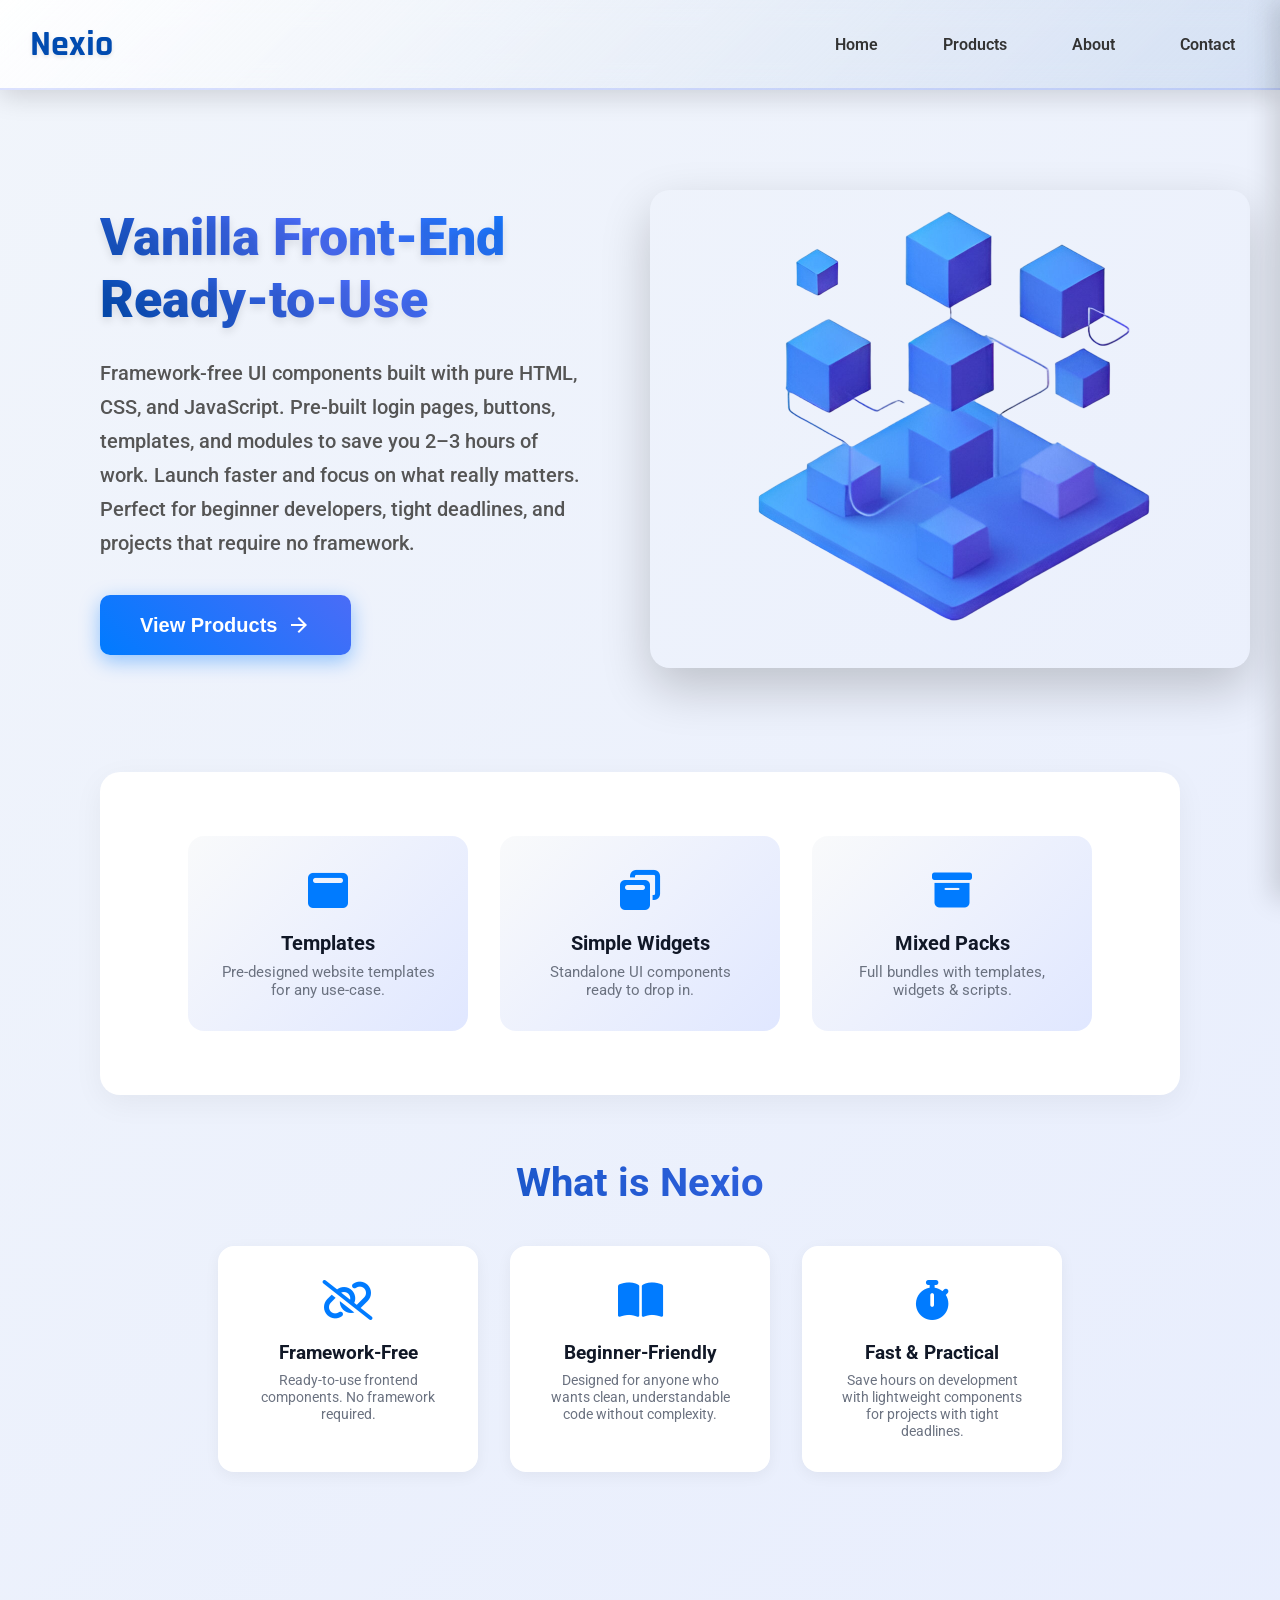
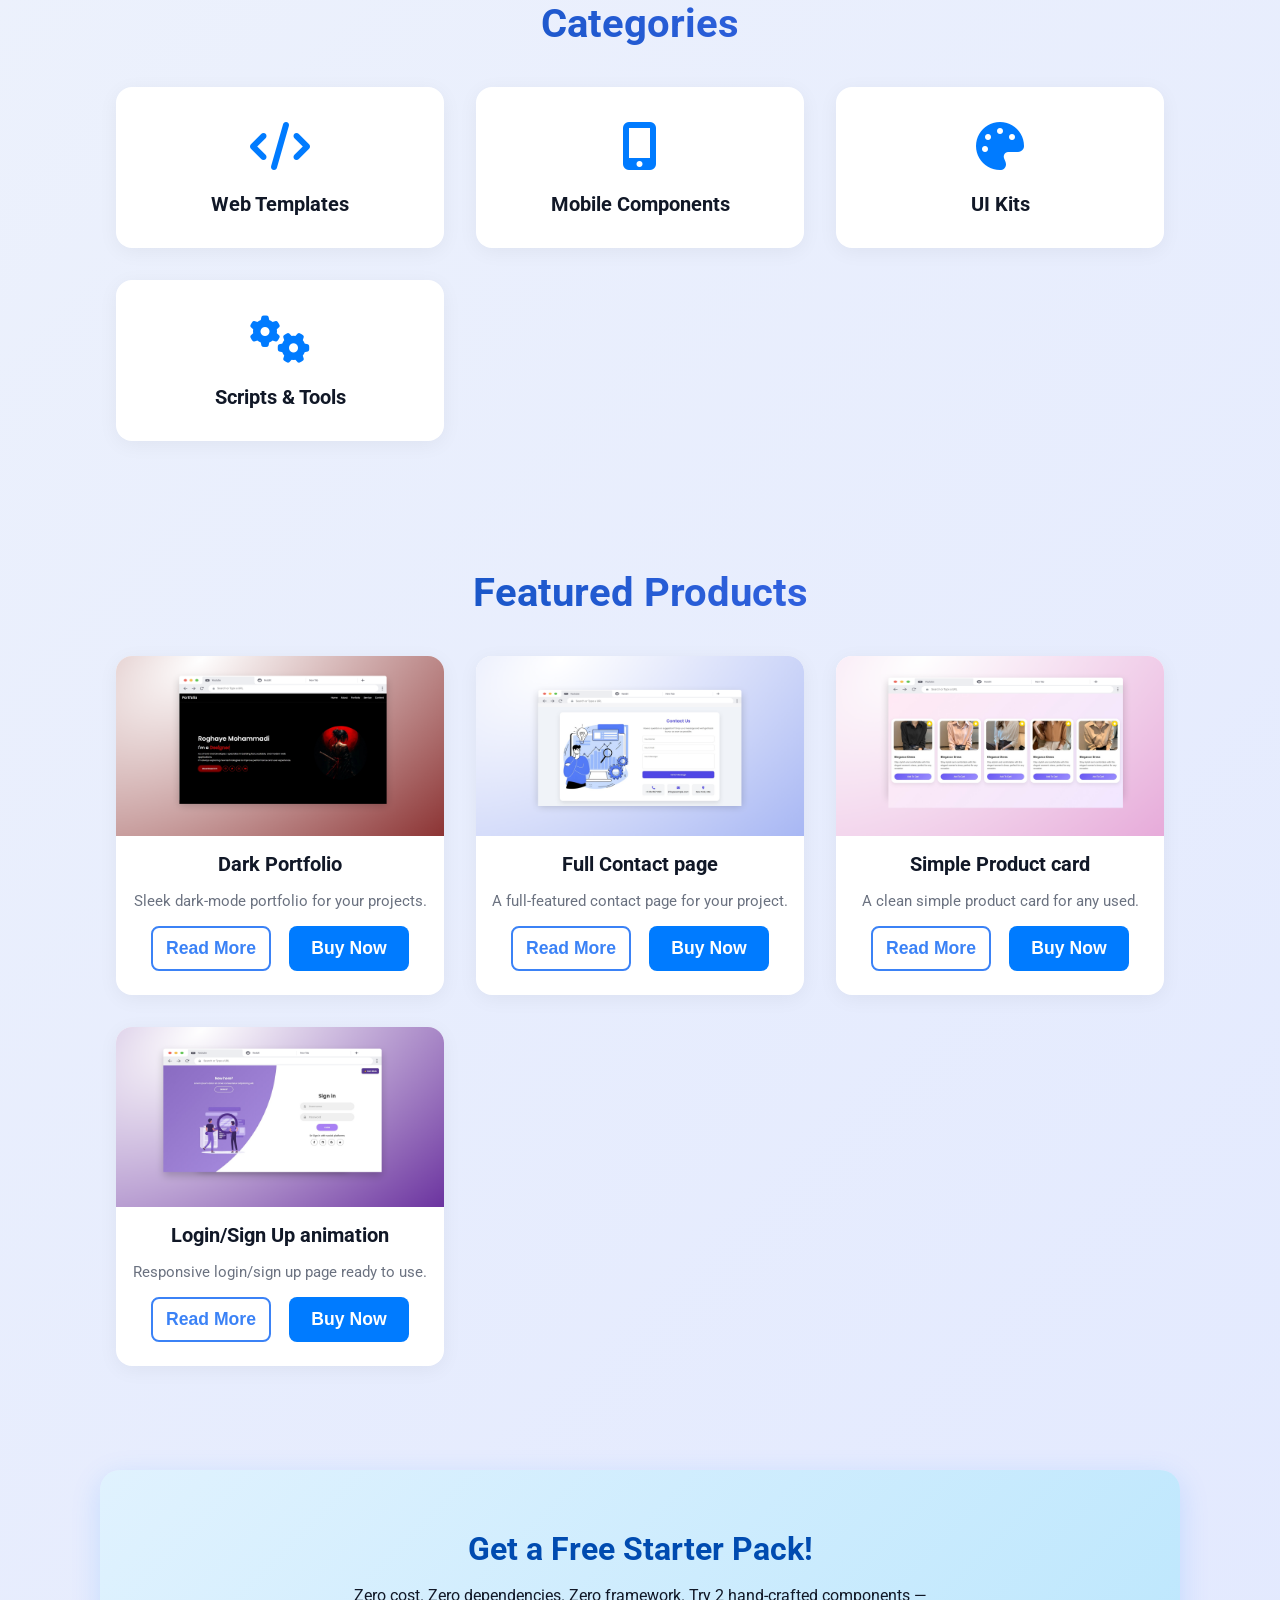
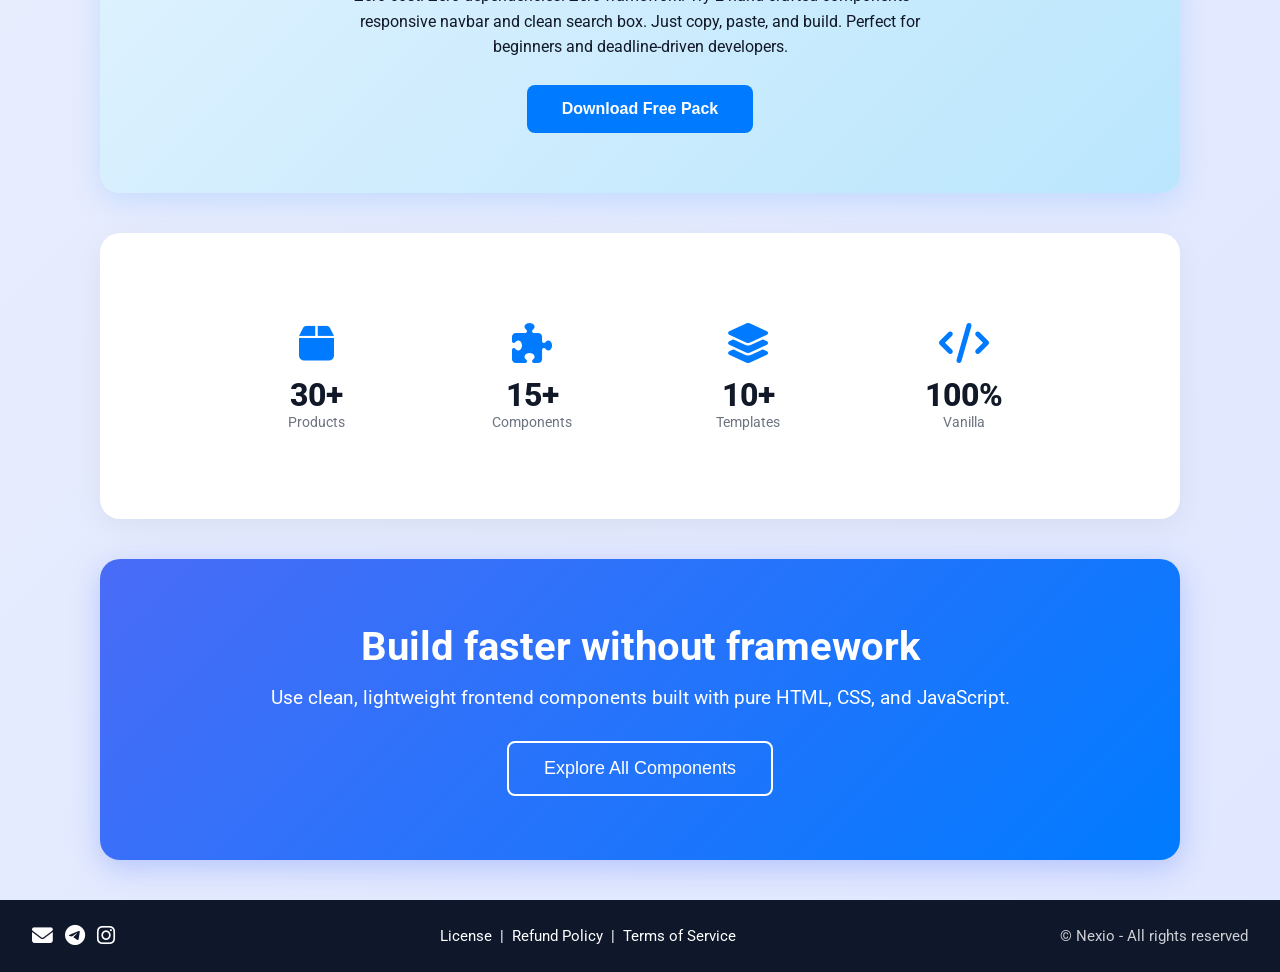
<file: index.html>
<!DOCTYPE html>
<html lang="en">
<head>
  <meta charset="UTF-8" />
  <meta name="viewport" content="width=device-width, initial-scale=1.0" />
  <title>Nexio – Code store</title>

  <!-- Fonts -->
  <link href="https://fonts.googleapis.com/css2?family=Rajdhani:wght@700;900&family=Poppins:wght@400;500;600&display=swap" rel="stylesheet" />
  <link href="https://fonts.googleapis.com/css2?family=Montserrat:wght@600;700&family=Roboto:wght@400;500&display=swap" rel="stylesheet" />
  <link rel="stylesheet" href="https://fonts.googleapis.com/css2?family=Material+Symbols+Outlined:opsz,wght,FILL,GRAD@24,400,0,0" />

  <!-- Font Awesome -->
  <link rel="stylesheet" href="https://cdnjs.cloudflare.com/ajax/libs/font-awesome/6.5.2/css/all.min.css" integrity="sha512-M9M5E7vOvmJ6eJ7tVraXIiQunlslqY5T2r8j04YfGLwRoTSesFiNUFDXL9uBeb5GsyhQOdE31x4n4t6epx3T4w==" crossorigin="anonymous" referrerpolicy="no-referrer" />
<link rel="stylesheet" href="https://cdnjs.cloudflare.com/ajax/libs/font-awesome/6.5.0/css/all.min.css">

  <!-- Material Icons -->
  <link rel="stylesheet" href="https://fonts.googleapis.com/css2?family=Material+Symbols+Outlined" />

  <!-- Styles -->
  <link rel="stylesheet" href="style.css" />
</head>
<body>
  <div class="contianer">
    <nav>
      <!-- لوگو -->
      <div class="logo">Nexio</div>

      <!-- آیکون منو موبایل -->
      <span class="menu-toggle material-symbols-outlined">
        <span class="icon-text">menu</span>
      </span>

      <!-- منوی دسکتاپ -->
      <ul class="main-menu">
        <li><a href="index.html">Home</a></li>
        <li><a href="products.html">Products</a></li>
        <li><a href="about.html">About</a></li>
        <li><a href="contact.html">Contact</a></li>
      </ul>

      <!-- منوی کناری موبایل -->
      <ul class="sidebar">
        <!-- دکمه ضربدر بالا گوشه -->
        <li class="close-menu-item">
          <button class="close-btn material-symbols-outlined">close</button>
        </li>
        <li><a href="index.html" class="active">Home</a></li>
        <li><a href="products.html">Products</a></li>
        <li><a href="about.html">About</a></li>
        <li><a href="contact.html">Contact</a></li>
      </ul>
    </nav>
  </div>

    <!-- Hero Section -->
    <div class="the-homepage">
      <div class="text-header">
        <h1 class="text">Vanilla Front-End<br />Ready-to-Use</h1>
        <h5 class="under-text">
          Framework-free UI components built with pure HTML, CSS, and JavaScript. Pre-built login pages, buttons, templates, and modules to save you 2–3 hours of work. Launch faster and focus on what really matters.
Perfect for beginner developers, tight deadlines, and projects that require no framework.
        </h5>
        <button class="btn-view" onclick="window.location.href='products.html'">
          View Products <span class="material-symbols-outlined">arrow_forward</span>
        </button>
      </div>
      <div class="picturer">
        <img src="result_692c454320b89.png" alt="Dashboard Preview" />
      </div>
    </div>

    <!-- Features Section -->
    <section class="features-section">
      <div class="feature-card">
        <div class="icon"><i class="fa-solid fa-window-maximize"></i></div>
        <h3>Templates</h3>
        <p>Pre-designed website templates for any use-case.</p>
      </div>
      <div class="feature-card">
        <div class="icon"><i class="fa-solid fa-window-restore"></i></div>
        <h3>Simple Widgets</h3>
        <p>Standalone UI components ready to drop in.</p>
      </div>
      <div class="feature-card">
        <div class="icon"><i class="fa-solid fa-box-archive"></i></div>
        <h3>Mixed Packs</h3>
        <p>Full bundles with templates, widgets & scripts.</p>
      </div>
    </section>

    <!-- What We Offer -->
    <section class="offer-section">
      <h2>What is Nexio</h2>
      <div class="offer-cards">
        <div class="offer-card">
          <div class="icon"><i class="fa-solid fa-link-slash"></i></div>
          <h3>Framework-Free</h3>
          <p>Ready-to-use frontend components. No framework required.</p>
        </div>
        <div class="offer-card">
          <div class="icon"><i class="fa-solid fa-book-open"></i></div>
          <h3>Beginner-Friendly</h3>
          <p>Designed for anyone who wants clean, understandable code without complexity.</p>
        </div>
        <div class="offer-card">
          <div class="icon"><i class="fa-solid fa-stopwatch"></i></div>
          <h3>Fast & Practical</h3>
          <p>Save hours on development with lightweight components for projects with tight deadlines.</p>
        </div>
      </div>
    </section>

    <!-- Category Section (اضافه کردم بالای محصولات) -->
    <section class="category-section">
      <h2>Categories</h2>
      <div class="category-grid">
        <div class="category-card">
          <div class="category-icon" href="products.html"><i class="fa-solid fa-code"></i></div>
          <h3>Web Templates</h3>
        </div>
        <div class="category-card">
          <div class="category-icon" href="products.html"><i class="fa-solid fa-mobile-alt"></i></div>
          <h3>Mobile Components</h3>
        </div>
        <div class="category-card">
          <div class="category-icon" href="products.html"><i class="fa-solid fa-palette"></i></div>
          <h3>UI Kits</h3>
        </div>
        <div class="category-card">
          <div class="category-icon" id="products.html"><i class="fa-solid fa-cogs"></i></div>
          <h3>Scripts & Tools</h3>
        </div>
      </div>
    </section>

    <!-- Featured Products -->
    <section class="products-section">
      <h2>Featured Products</h2>
      <div class="products-grid">
        <div class="product-card">
          <div class="product-image"><img src="cool landing-page.png" alt="Portfolio Template" /></div>
          <h3>Dark Portfolio</h3>
          <p>Sleek dark-mode portfolio for your projects.</p>
          <div class="product-buttons">
            <button class="btn btn-outline"  onclick="window.location.href='deatails.html?id=Dark-portfolio'">Read More</button>
            <button class="btn btn-primary"  onclick="window.location.href='buy.html?id=Dark-portfolio'">Buy Now</button>
          </div>
        </div>
        <div class="product-card">
          <div class="product-image"><img src="fully contact us.png" alt="contact page" /></div>
          <h3>Full Contact page</h3>
          <p>A full-featured contact page for your project.</p>
          <div class="product-buttons">
            <button class="btn btn-outline" onclick="window.location.href='deatails.html?id=Full-Contact-page'">Read More</button>
            <button class="btn btn-primary"onclick="window.location.href='buy.html?id=Full-Contact-page'">Buy Now</button>
          </div>
        </div>
        <div class="product-card">
          <div class="product-image"><img src="Simple prduct card.png" alt="product card"/></div>
          <h3>Simple Product card</h3>
          <p>A clean simple product card for any used.</p>
          <div class="product-buttons">
            <button class="btn btn-outline" onclick="window.location.href='deatails.html?id=Simple-Product-card'">Read More</button>
            <button class="btn btn-primary" onclick="window.location.href='buy.html?id=Simple-Product-card'">Buy Now</button>
          </div>
        </div>
        <div class="product-card">
          <div class="product-image"><img src="fourth.png" alt="Login-SignUp Template" /></div>
          <h3>Login/Sign Up animation</h3>
          <p>Responsive login/sign up page ready to use.</p>
          <div class="product-buttons">
            <button class="btn btn-outline" onclick="window.location.href='deatails.html?id=Login/Sign Up-animation'">Read More</button>
            <button class="btn btn-primary" onclick="window.location.href='buy.html?id=Login/Sign Up-animation'">Buy Now</button>
          </div>
        </div>
      </div>
    </section>
    <!--free pack-->
    <!-- Free Pack Section -->
<section class="free-pack-section">
  <div class="free-pack-wrapper">
    <h2>Get a Free Starter Pack!</h2>
    <p>Zero cost. Zero dependencies. Zero framework.

Try 2 hand-crafted components — responsive navbar and clean search box.

Just copy, paste, and build.

Perfect for beginners and deadline-driven developers.</p>
    <button class="btn-free-pack"  onclick="window.location.href='deatails-free-pack.html?id=Free-pack'">
      Download Free Pack
    </button>
  </div>
</section>


    <!-- Stats Section -->
    <section class="stats-section">
      <div class="stat-item">
        <div class="stat-icon"><i class="fa-solid fa-box"></i></div>
        <div class="stat-number">30+</div>
        <div class="stat-label">Products</div>
      </div>
      <div class="stat-item">
        <div class="stat-icon"><i class="fa-solid fa-puzzle-piece"></i></div>
        <div class="stat-number">15+</div>
        <div class="stat-label"> Components</div>
      </div>
      <div class="stat-item">
        <div class="stat-icon"><i class="fa-solid fa-layer-group"></i></div>
        <div class="stat-number">10+</div>
        <div class="stat-label">Templates</div>
      </div>
      <div class="stat-item">
        <div class="stat-icon"><i class="fa-solid fa-code"></i></div>
        <div class="stat-number">100%</div>
        <div class="stat-label">Vanilla</div>
      </div>
    </section>

    <!-- Call to Action Section -->
    <section class="cta-section">
      <h2>Build faster without framework</h2>
      <p>Use clean, lightweight frontend components built with pure HTML, CSS, and JavaScript.</p>
      <button class="btn-cta" onclick="window.location.href='products.html'">Explore All Components </a></button>
    </section>
  </div>

  <!-- Footer -->
  <footer>
  <div class="footer-container">
    <!-- شبکه‌های اجتماعی -->
    <div class="social-icons">
      <a href="mailto:sales.nexio@gmail.com"  class="sci"><i class="fa-solid fa-envelope"></i></a>
      <a href="https://t.me/Nexio_co" target="_blank" class="sci"><i class="fa-brands fa-telegram"></i></a>
      <a href="https://www.instagram.com/nexio_co?igsh=dnZqcnVscWUxY3Zo" target="_blank" class="sci"><i class="fa-brands fa-instagram"></i></a>
    </div>

    <!-- لینک‌های حقوقی -->
    <div class="footer-links">
      <a href="license.html">License</a> |
      <a href="Refund Policy.html">Refund Policy</a> |
      <a href="Terms of Service.html">Terms of Service</a>
    </div>

    <!-- متن کپی‌رایت -->
    <div class="footer-text">
      © Nexio - All rights reserved
    </div>
  </div>
</footer>
  <script src="script.js"></script>
</body>
</html>
</file>
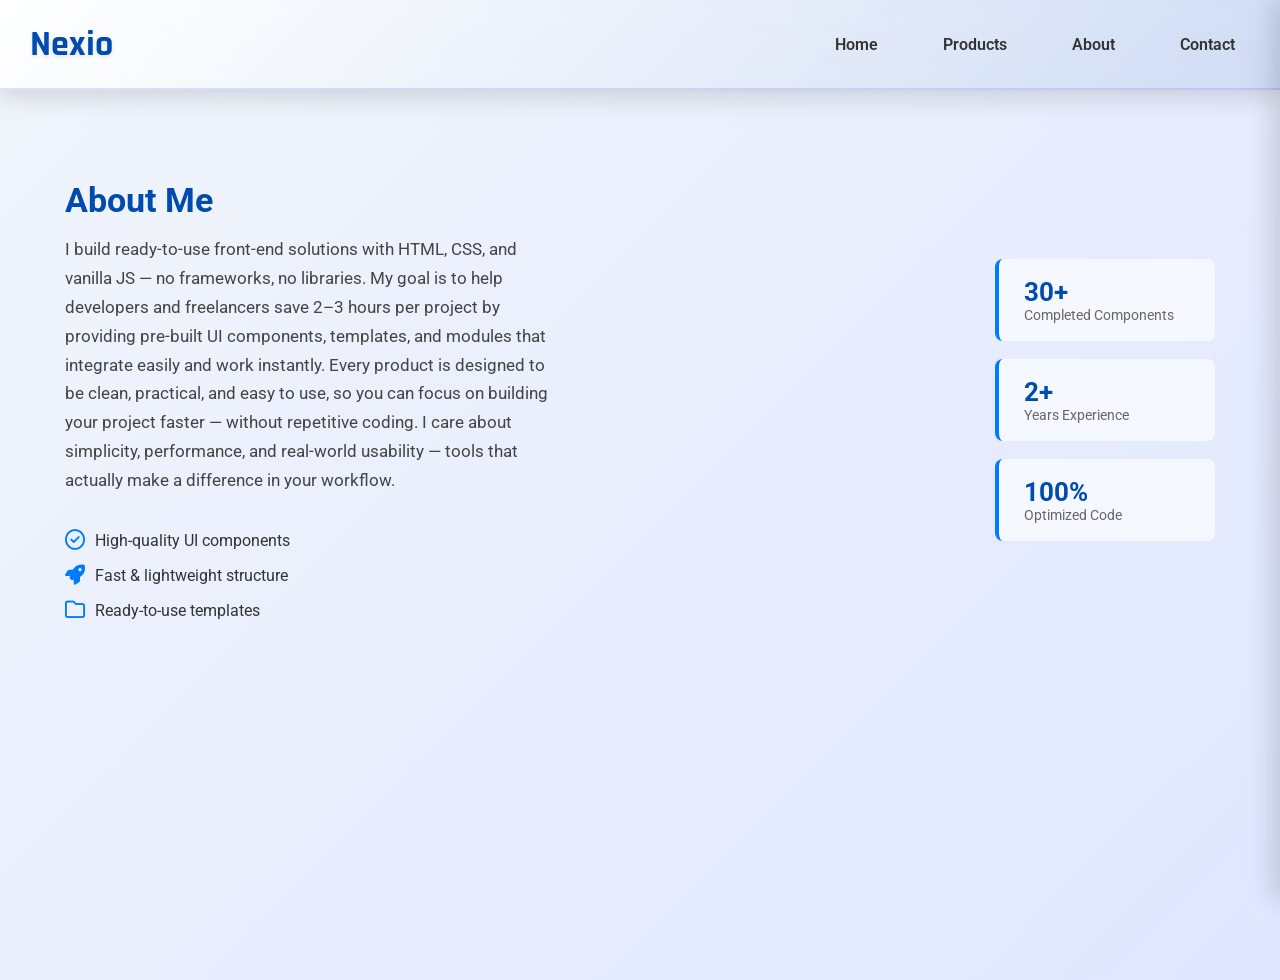
<file: about.html>
<!DOCTYPE html>
<html lang="en">
<head>
  <meta charset="UTF-8">
  <meta name="viewport" content="width=device-width, initial-scale=1.0">
  <title>About Us – Nexio</title>

  <!-- فونت‌ها -->
  <link href="https://fonts.googleapis.com/css2?family=Rajdhani:wght@700;900&family=Poppins:wght@400;500;600&display=swap" rel="stylesheet">
  <link rel="stylesheet" href="https://fonts.googleapis.com/css2?family=Material+Symbols+Outlined:opsz,wght,FILL,GRAD@24,400,0,0" />
<link href="https://fonts.googleapis.com/css2?family=Montserrat:wght@600;700&family=Roboto:wght@400;500&display=swap" rel="stylesheet">
<!-- Font Awesome CDN -->
<link rel="stylesheet" href="https://cdnjs.cloudflare.com/ajax/libs/font-awesome/6.4.2/css/all.min.css" integrity="sha512-pV5hZ2lh5JOC+Jm9YvMT7j5j6K0qO5l6syw8JZjWQ6f+qXoDJYr8K3j0R1ohF/6+Pq6pHG0ZigqTvz1Ik0N5Xg==" crossorigin="anonymous" referrerpolicy="no-referrer" />
<link rel="stylesheet" href="https://cdnjs.cloudflare.com/ajax/libs/font-awesome/6.4.2/css/all.min.css">

  <!-- استایل -->
  <link rel="stylesheet" href="style.css">
</head>
<body>
  <div class="contianer">
    <nav>
      <!-- لوگو -->
      <div class="logo">Nexio</div>

      <!-- آیکون منو موبایل -->
      <span class="menu-toggle material-symbols-outlined">
        <span class="icon-text">menu</span>
      </span>

      <!-- منوی دسکتاپ -->
      <ul class="main-menu">
        <li><a href="index.html">Home</a></li>
        <li><a href="products.html">Products</a></li>
        <li><a href="about.html">About</a></li>
        <li><a href="contact.html">Contact</a></li>
      </ul>

      <!-- منوی کناری موبایل -->
      <ul class="sidebar">
        <!-- دکمه ضربدر بالا گوشه -->
        <li class="close-menu-item">
          <button class="close-btn material-symbols-outlined">close</button>
        </li>
        <li><a href="index.html" class="active">Home</a></li>
        <li><a href="products.html">Products</a></li>
        <li><a href="about.html">About</a></li>
        <li><a href="contact.html">Contact</a></li>
      </ul>
    </nav>
  </div>

<section class="about-clean">
    <div class="about-wrapper">

        <div class="about-text">
            <h2>About Me</h2>
            <p>
               I build ready-to-use front-end solutions with HTML, CSS, and vanilla JS — no frameworks, no libraries.

My goal is to help developers and freelancers save 2–3 hours per project by providing pre-built UI components, templates, and modules that integrate easily and work instantly.

Every product is designed to be clean, practical, and easy to use, so you can focus on building your project faster — without repetitive coding.

I care about simplicity, performance, and real-world usability — tools that actually make a difference in your workflow.
</p>

            <div class="about-features">
                <div class="af-item">
                    <i class="fa-regular fa-circle-check"></i>
                    <span>High-quality UI components</span>
                </div>

                <div class="af-item">
                   <i class="fa-solid fa-rocket"></i>
                    <span>Fast & lightweight structure</span>
                </div>

                <div class="af-item">
                    <i class="fa-regular fa-folder"></i>
                    <span>Ready-to-use templates</span>
                </div>
            </div>
        </div>

        <div class="about-stats">
            <div class="stat-box">
                <h3>30+</h3>
                <p>Completed Components</p>
            </div>

            <div class="stat-box">
                <h3>2+</h3>
                <p>Years Experience</p>
            </div>

            <div class="stat-box">
                <h3>100%</h3>
                <p>Optimized Code</p>
            </div>
        </div>

    </div>
</section>
</div>
<script>
// منوی موبایل toggle
const menuToggle = document.querySelector('.menu-toggle');
const sidebar = document.querySelector('.sidebar');
const closeBtn = document.querySelector('.close-btn');

// باز کردن منو با آیکون همبرگری
menuToggle.addEventListener('click', () => {
  sidebar.classList.add('active');
});

// بستن منو با دکمه ضربدر
closeBtn.addEventListener('click', () => {
  sidebar.classList.remove('active');
});

// بستن منو با کلیک روی لینک‌ها
const sidebarLinks = sidebar.querySelectorAll('a');
sidebarLinks.forEach(link => {
  link.addEventListener('click', () => {
    sidebar.classList.remove('active');
  });
});
</script>

</body>
</html>
</file>
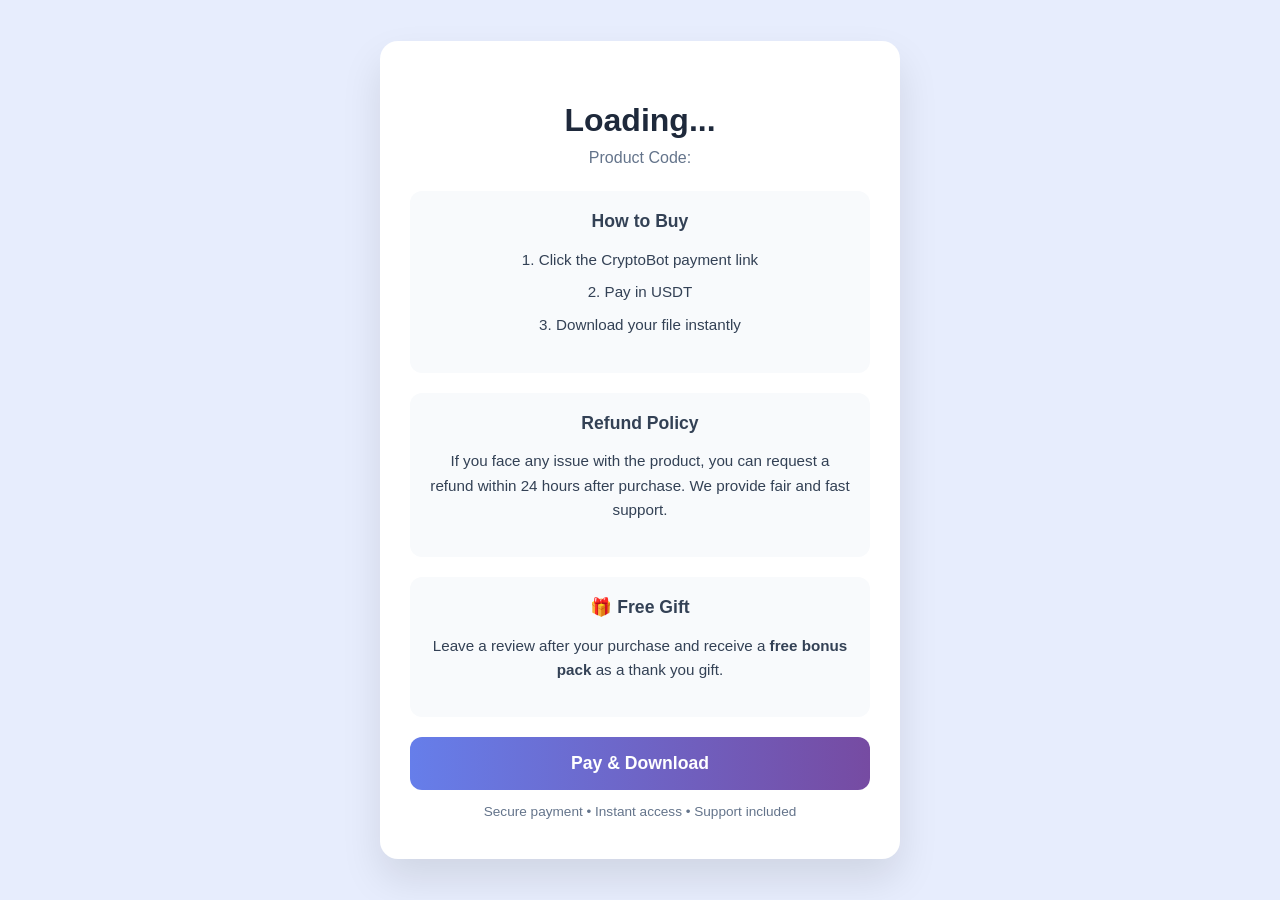
<file: buy.html>
<!DOCTYPE html>
<html lang="en">
<head>
<meta charset="UTF-8">
<meta name="viewport" content="width=device-width, initial-scale=1.0">
<title>Buy Product</title>

<style>
/* Reset & Font */
* {
  box-sizing: border-box;
  font-family: 'Segoe UI', Tahoma, Geneva, Verdana, sans-serif;
}

body {
  margin: 0;
  padding: 0;
  background: #E7EDFD;
  display: flex;
  justify-content: center;
  align-items: center;
  min-height: 100vh;
}

.container {
  background: #fff;
  padding: 40px 30px;
  border-radius: 18px;
  box-shadow: 0 20px 40px rgba(0,0,0,0.1);
  max-width: 520px;
  width: 92%;
  text-align: center; /* همه متن ها وسط */
}

h1 {
  font-size: 2rem;
  margin-bottom: 10px;
  color: #1e293b;
}

.product-code {
  font-size: 1rem;
  color: #64748b;
  margin-bottom: 16px;
}

.price {
  font-size: 2rem;
  font-weight: 700;
  color: #16a34a; /* سبز روشن */
  margin-bottom: 24px;
}

.section {
  background: #f8fafc;
  border-radius: 12px;
  padding: 20px;
  margin-bottom: 20px;
  text-align: center;
}

.section h3 {
  margin: 0 0 12px;
  font-size: 1.1rem;
  color: #334155;
}

.section p,
.section li {
  font-size: 0.95rem;
  color: #334155;
  line-height: 1.6;
}

.steps {
  padding-left: 0;
  list-style-position: inside;
}

.steps li {
  margin: 8px 0;
}

.btn {
  display: block;
  margin-top: 20px;
  width: 100%;
  padding: 16px;
  background: linear-gradient(90deg, #667eea, #764ba2);
  color: white;
  font-weight: 600;
  font-size: 1.1rem;
  border: none;
  border-radius: 12px;
  cursor: pointer;
  text-decoration: none;
  text-align: center;
  transition: 0.3s;
}

.btn:hover {
  transform: translateY(-2px);
  box-shadow: 0 10px 25px rgba(102,126,234,0.35);
}

.note {
  font-size: 0.85rem;
  color: #64748b;
  margin-top: 14px;
  text-align: center;
}

/* Responsive */
@media (max-width: 500px) {
  h1 {
    font-size: 1.7rem;
  }
  .price {
    font-size: 1.7rem;
  }
  .section h3 {
    font-size: 1rem;
  }
  .section p,
  .section li {
    font-size: 0.9rem;
  }
}
</style>
</head>

<body>

<div class="container">
  <h1 id="product-name">Loading...</h1>
  <div class="product-code">Product Code: <strong id="product-code"></strong></div>
  <div class="price" id="product-price"></div>

  <div class="section">
    <h3>How to Buy</h3>
    <ol class="steps">
      <li>Click the CryptoBot payment link</li>
      <li>Pay in USDT</li>
      <li>Download your file instantly</li>
    </ol>
  </div>

  <div class="section">
    <h3>Refund Policy</h3>
    <p>
      If you face any issue with the product, you can request a refund within
      24 hours after purchase. We provide fair and fast support.
    </p>
  </div>

  <div class="section">
    <h3>🎁 Free Gift</h3>
    <p>
      Leave a review after your purchase and receive a <strong>free bonus pack</strong> as a thank you gift.
    </p>
  </div>

  <a id="buy-link" class="btn" target="_blank">Pay & Download</a>

  <div class="note">
    Secure payment • Instant access • Support included
  </div>
</div>

<script>
const params = new URLSearchParams(window.location.search);
const productId = params.get('id');

fetch('buy.json')
  .then(res => res.json())
  .then(data => {
    const product = data.products.find(p => p.id === productId);
    if (!product) {
      alert('Product not found');
      return;
    }

    document.getElementById('product-name').textContent = product.name;
    document.getElementById('product-code').textContent = product.code;
    document.getElementById('product-price').textContent = product.price;
    document.getElementById('buy-link').href = product.paymentLink;
  })
  .catch(() => {
    alert('Error loading product data');
  });
</script>

</body>
</html>
</file>
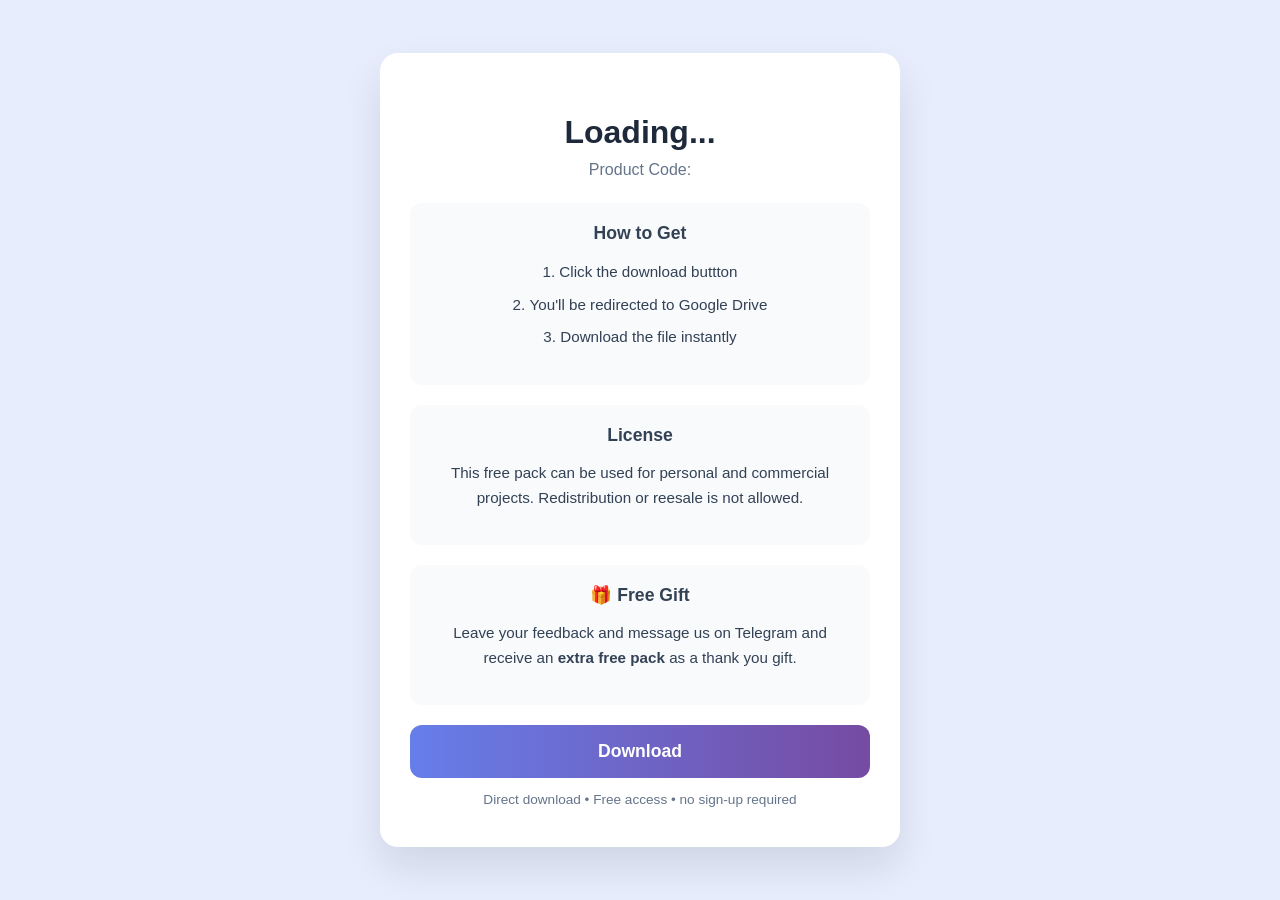
<file: free-pack.html>
<!DOCTYPE html>
<html lang="en">
<head>
<meta charset="UTF-8">
<meta name="viewport" content="width=device-width, initial-scale=1.0">
<title>Buy Product</title>

<style>
/* Reset & Font */
* {
  box-sizing: border-box;
  font-family: 'Segoe UI', Tahoma, Geneva, Verdana, sans-serif;
}

body {
  margin: 0;
  padding: 0;
  background: #E7EDFD;
  display: flex;
  justify-content: center;
  align-items: center;
  min-height: 100vh;
}

.container {
  background: #fff;
  padding: 40px 30px;
  border-radius: 18px;
  box-shadow: 0 20px 40px rgba(0,0,0,0.1);
  max-width: 520px;
  width: 92%;
  text-align: center; /* همه متن ها وسط */
}

h1 {
  font-size: 2rem;
  margin-bottom: 10px;
  color: #1e293b;
}

.product-code {
  font-size: 1rem;
  color: #64748b;
  margin-bottom: 16px;
}

.price {
  font-size: 2rem;
  font-weight: 700;
  color: #16a34a; /* سبز روشن */
  margin-bottom: 24px;
}

.section {
  background: #f8fafc;
  border-radius: 12px;
  padding: 20px;
  margin-bottom: 20px;
  text-align: center;
}

.section h3 {
  margin: 0 0 12px;
  font-size: 1.1rem;
  color: #334155;
}

.section p,
.section li {
  font-size: 0.95rem;
  color: #334155;
  line-height: 1.6;
}

.steps {
  padding-left: 0;
  list-style-position: inside;
}

.steps li {
  margin: 8px 0;
}

.btn {
  display: block;
  margin-top: 20px;
  width: 100%;
  padding: 16px;
  background: linear-gradient(90deg, #667eea, #764ba2);
  color: white;
  font-weight: 600;
  font-size: 1.1rem;
  border: none;
  border-radius: 12px;
  cursor: pointer;
  text-decoration: none;
  text-align: center;
  transition: 0.3s;
}

.btn:hover {
  transform: translateY(-2px);
  box-shadow: 0 10px 25px rgba(102,126,234,0.35);
}

.note {
  font-size: 0.85rem;
  color: #64748b;
  margin-top: 14px;
  text-align: center;
}

/* Responsive */
@media (max-width: 500px) {
  h1 {
    font-size: 1.7rem;
  }
  .price {
    font-size: 1.7rem;
  }
  .section h3 {
    font-size: 1rem;
  }
  .section p,
  .section li {
    font-size: 0.9rem;
  }
}
</style>
</head>

<body>

<div class="container">
  <h1 id="product-name">Loading...</h1>
  <div class="product-code">Product Code: <strong id="product-code"></strong></div>
  <div class="price" id="product-price"></div>

  <div class="section">
    <h3>How to Get</h3>
    <ol class="steps">
      <li>Click the download buttton</li>
      <li>You'll be redirected to Google Drive</li>
      <li>Download the file instantly</li>
    </ol>
  </div>

  <div class="section">
    <h3>License</h3>
    <p>
      This free pack can be used for personal and commercial projects.
      Redistribution or reesale is not allowed.
    </p>
  </div>

  <div class="section">
    <h3>🎁 Free Gift</h3>
    <p>
      Leave your feedback and message us on Telegram and receive an <strong> extra free pack</strong> as a thank you gift.
    </p>
  </div>

  <a id="buy-link" class="btn" target="_blank">Download</a>

  <div class="note">
    Direct download • Free access • no sign-up required
  </div>
</div>

<script>
const params = new URLSearchParams(window.location.search);
const productId = params.get('id');

fetch('free-pack.json')
  .then(res => res.json())
  .then(data => {
    const product = data.products.find(p => p.id === productId);
    if (!product) {
      alert('Product not found');
      return;
    }

    document.getElementById('product-name').textContent = product.name;
    document.getElementById('product-code').textContent = product.code;
    document.getElementById('product-price').textContent = product.price;
    document.getElementById('buy-link').href = product.paymentLink;
  })
  .catch(() => {
    alert('Error loading product data');
  });
</script>

</body>
</html>
</file>
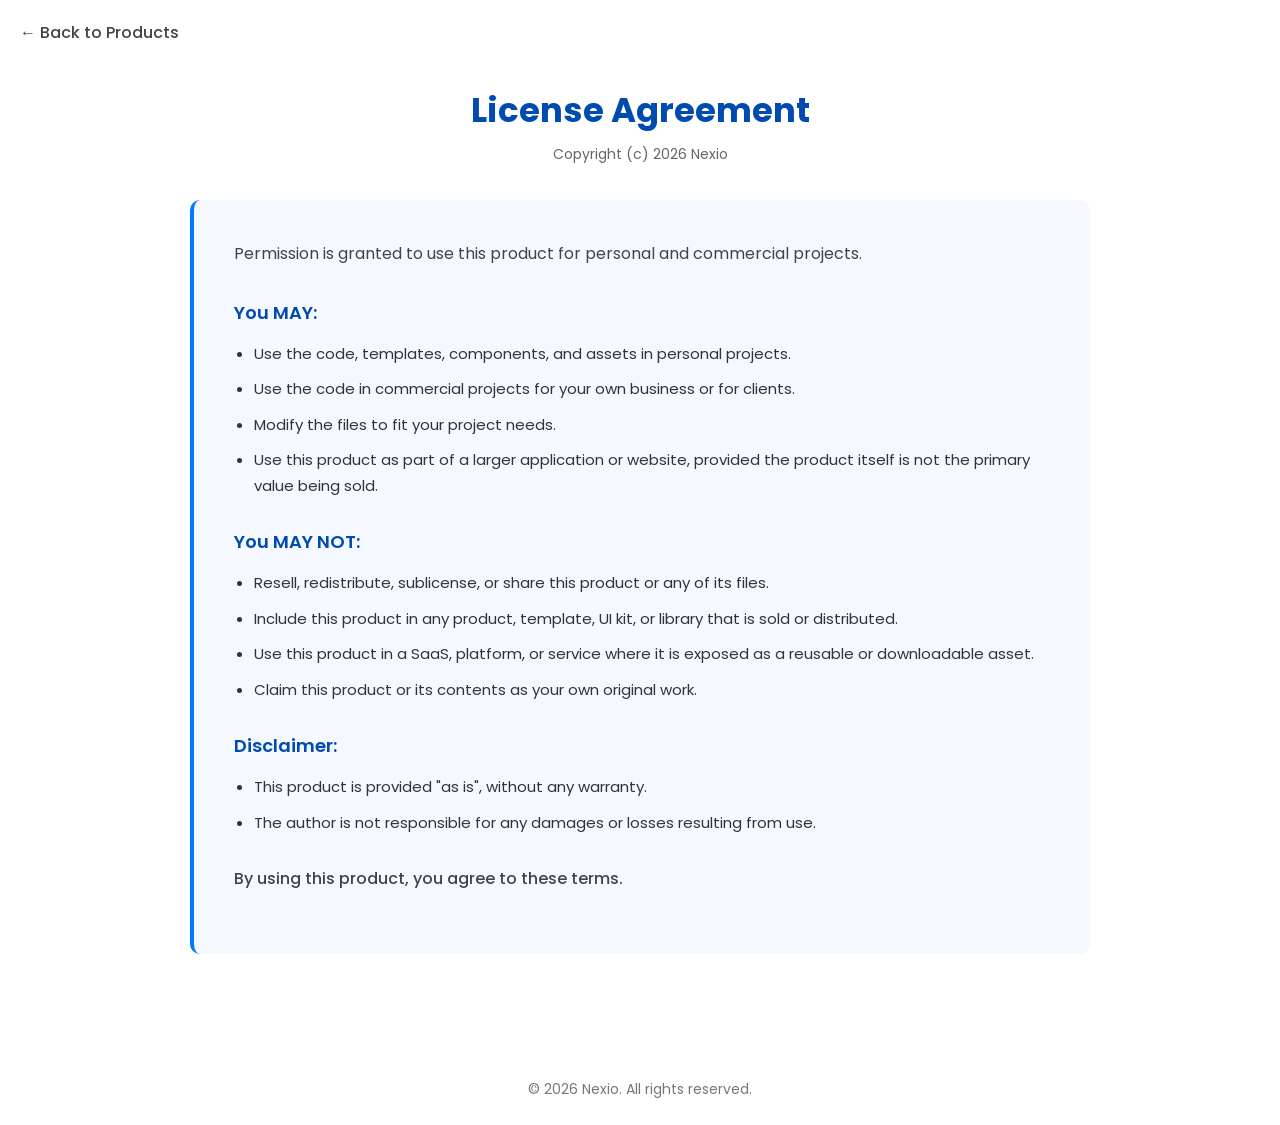
<file: license.html>
<!DOCTYPE html>
<html lang="en">
<head>
<meta charset="UTF-8">
<meta name="viewport" content="width=device-width, initial-scale=1.0">
<title>License – Nexio</title>

<link href="https://fonts.googleapis.com/css2?family=Poppins:wght@400;500;600;700&display=swap" rel="stylesheet">

<style>
* {
    margin: 0;
    padding: 0;
    box-sizing: border-box;
    font-family: 'Poppins', sans-serif;
}

body {
    background: #ffffff;
    color: #333;
}

/* ===== BACK LINK ===== */
.back-link {
    display: inline-block;
    margin: 20px;
    color: #444; /* رنگ متن اولیه */
    text-decoration: none;
    font-weight: 500;
    transition: 0.3s ease;
}

.back-link:hover {
    color: #007bff; /* رنگ آبی روی هاور */
    transform: translateX(-2px);
}

/* ===== SIMPLE HEADER ===== */
.simple-header {
    padding: 20px 20px 15px;
    text-align: center;
}

.simple-header h1 {
    font-size: 34px;
    font-weight: 700;
    color: #004bb0;
}

.simple-header span {
    display: block;
    margin-top: 8px;
    font-size: 14px;
    color: #666;
}

/* ===== LICENSE SECTION ===== */
.license-section {
    padding: 20px 20px 100px;
}

.license-wrapper {
    max-width: 900px;
    margin: auto;
}

.license-box {
    background: #F5F8FF;
    border-left: 4px solid #007bff;
    border-radius: 10px;
    padding: 40px;
}

.license-box p {
    font-size: 16px;
    line-height: 1.8;
    color: #444;
    margin-bottom: 20px;
}

.license-box h3 {
    font-size: 18px;
    font-weight: 600;
    color: #004bb0;
    margin: 30px 0 15px;
}

.license-box ul {
    padding-left: 20px;
}

.license-box li {
    font-size: 15px;
    line-height: 1.7;
    margin-bottom: 10px;
    color: #333;
}

.license-end {
    margin-top: 30px;
    font-weight: 500;
}

/* ===== FOOTER ===== */
.simple-footer {
    text-align: center;
    padding: 25px;
    font-size: 14px;
    color: #777;
}

/* ===== RESPONSIVE ===== */
@media (max-width: 768px) {
    .simple-header h1 {
        font-size: 28px;
    }

    .license-box {
        padding: 25px;
    }

    .back-link {
        margin: 15px;
    }
}
</style>
</head>

<body>

<!-- Back Link -->
<a href="products.html" class="back-link">← Back to Products</a>

<header class="simple-header">
    <h1>License Agreement</h1>
    <span>Copyright (c) 2026 Nexio</span>
</header>

<section class="license-section">
    <div class="license-wrapper">

        <div class="license-box">
            <p>
                Permission is granted to use this product for personal and commercial projects.
            </p>

            <h3>You MAY:</h3>
            <ul>
                <li>Use the code, templates, components, and assets in personal projects.</li>
                <li>Use the code in commercial projects for your own business or for clients.</li>
                <li>Modify the files to fit your project needs.</li>
                <li>
                    Use this product as part of a larger application or website,
                    provided the product itself is not the primary value being sold.
                </li>
            </ul>

            <h3>You MAY NOT:</h3>
            <ul>
                <li>Resell, redistribute, sublicense, or share this product or any of its files.</li>
                <li>Include this product in any product, template, UI kit, or library that is sold or distributed.</li>
                <li>
                    Use this product in a SaaS, platform, or service where it is exposed
                    as a reusable or downloadable asset.
                </li>
                <li>Claim this product or its contents as your own original work.</li>
            </ul>

            <h3>Disclaimer:</h3>
            <ul>
                <li>This product is provided "as is", without any warranty.</li>
                <li>The author is not responsible for any damages or losses resulting from use.</li>
            </ul>

            <p class="license-end">
                By using this product, you agree to these terms.
            </p>
        </div>

    </div>
</section>

<footer class="simple-footer">
    © 2026 Nexio. All rights reserved.
</footer>

<script>
// JS فعلاً نیازی نیست
</script>

</body>
</html>
</file>
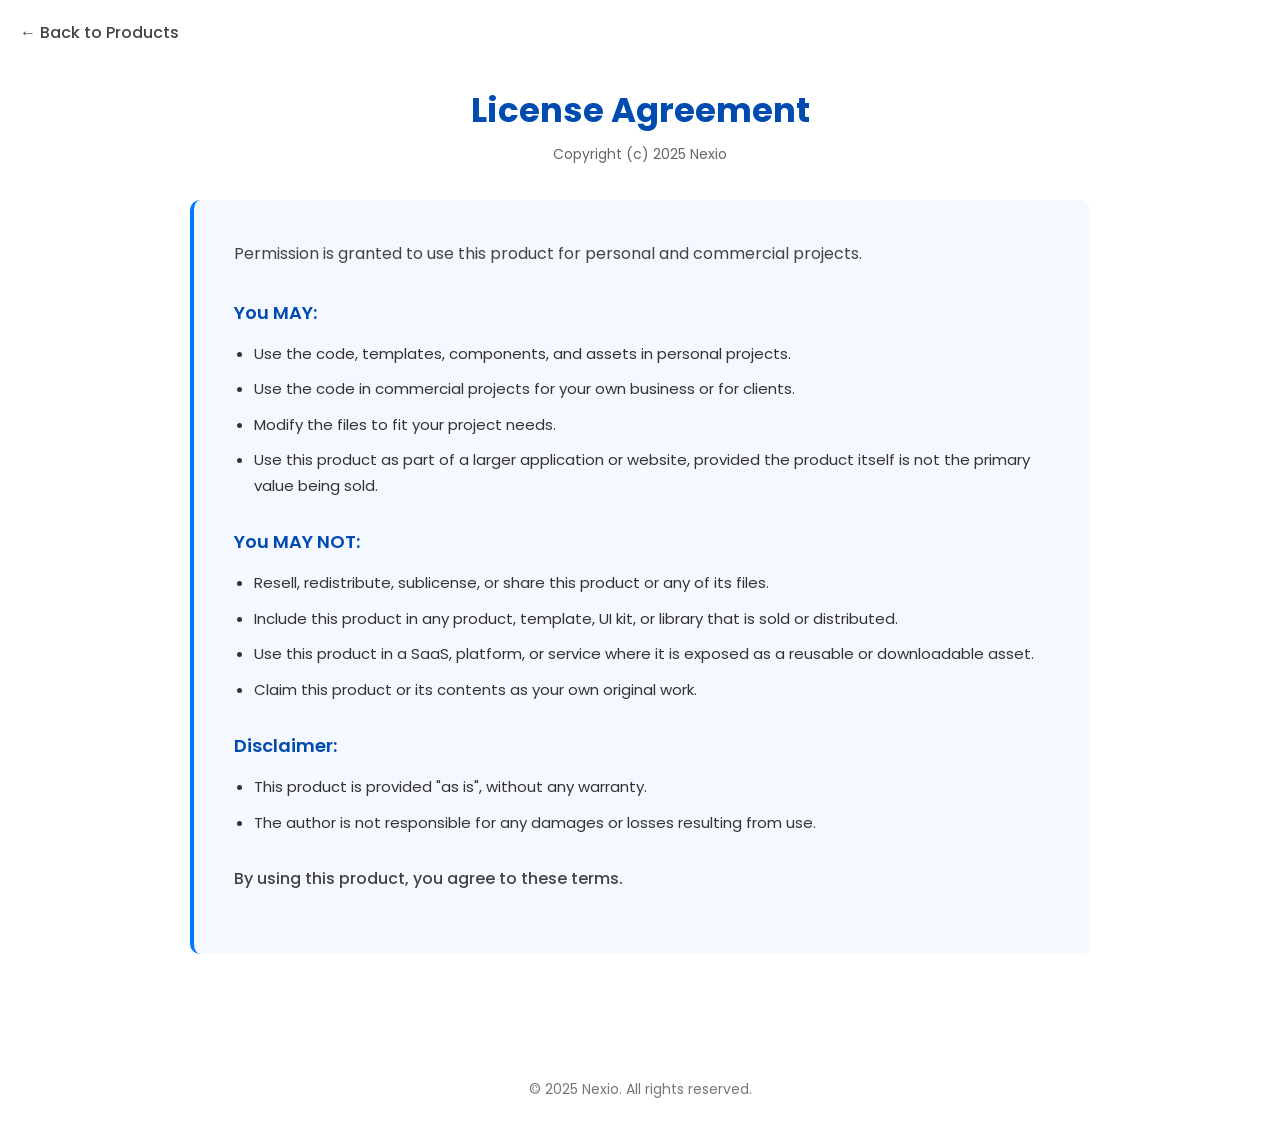
<file: llicense.html>
<!DOCTYPE html>
<html lang="en">
<head>
<meta charset="UTF-8">
<meta name="viewport" content="width=device-width, initial-scale=1.0">
<title>License – Nexio</title>

<link href="https://fonts.googleapis.com/css2?family=Poppins:wght@400;500;600;700&display=swap" rel="stylesheet">

<style>
* {
    margin: 0;
    padding: 0;
    box-sizing: border-box;
    font-family: 'Poppins', sans-serif;
}

body {
    background: #ffffff;
    color: #333;
}

/* ===== BACK LINK ===== */
.back-link {
    display: inline-block;
    margin: 20px;
    color: #444; /* رنگ متن اولیه */
    text-decoration: none;
    font-weight: 500;
    transition: 0.3s ease;
}

.back-link:hover {
    color: #007bff; /* رنگ آبی روی هاور */
    transform: translateX(-2px);
}

/* ===== SIMPLE HEADER ===== */
.simple-header {
    padding: 20px 20px 15px;
    text-align: center;
}

.simple-header h1 {
    font-size: 34px;
    font-weight: 700;
    color: #004bb0;
}

.simple-header span {
    display: block;
    margin-top: 8px;
    font-size: 14px;
    color: #666;
}

/* ===== LICENSE SECTION ===== */
.license-section {
    padding: 20px 20px 100px;
}

.license-wrapper {
    max-width: 900px;
    margin: auto;
}

.license-box {
    background: #F5F8FF;
    border-left: 4px solid #007bff;
    border-radius: 10px;
    padding: 40px;
}

.license-box p {
    font-size: 16px;
    line-height: 1.8;
    color: #444;
    margin-bottom: 20px;
}

.license-box h3 {
    font-size: 18px;
    font-weight: 600;
    color: #004bb0;
    margin: 30px 0 15px;
}

.license-box ul {
    padding-left: 20px;
}

.license-box li {
    font-size: 15px;
    line-height: 1.7;
    margin-bottom: 10px;
    color: #333;
}

.license-end {
    margin-top: 30px;
    font-weight: 500;
}

/* ===== FOOTER ===== */
.simple-footer {
    text-align: center;
    padding: 25px;
    font-size: 14px;
    color: #777;
}

/* ===== RESPONSIVE ===== */
@media (max-width: 768px) {
    .simple-header h1 {
        font-size: 28px;
    }

    .license-box {
        padding: 25px;
    }

    .back-link {
        margin: 15px;
    }
}
</style>
</head>

<body>

<!-- Back Link -->
<a href="products.html" class="back-link">← Back to Products</a>

<header class="simple-header">
    <h1>License Agreement</h1>
    <span>Copyright (c) 2025 Nexio</span>
</header>

<section class="license-section">
    <div class="license-wrapper">

        <div class="license-box">
            <p>
                Permission is granted to use this product for personal and commercial projects.
            </p>

            <h3>You MAY:</h3>
            <ul>
                <li>Use the code, templates, components, and assets in personal projects.</li>
                <li>Use the code in commercial projects for your own business or for clients.</li>
                <li>Modify the files to fit your project needs.</li>
                <li>
                    Use this product as part of a larger application or website,
                    provided the product itself is not the primary value being sold.
                </li>
            </ul>

            <h3>You MAY NOT:</h3>
            <ul>
                <li>Resell, redistribute, sublicense, or share this product or any of its files.</li>
                <li>Include this product in any product, template, UI kit, or library that is sold or distributed.</li>
                <li>
                    Use this product in a SaaS, platform, or service where it is exposed
                    as a reusable or downloadable asset.
                </li>
                <li>Claim this product or its contents as your own original work.</li>
            </ul>

            <h3>Disclaimer:</h3>
            <ul>
                <li>This product is provided "as is", without any warranty.</li>
                <li>The author is not responsible for any damages or losses resulting from use.</li>
            </ul>

            <p class="license-end">
                By using this product, you agree to these terms.
            </p>
        </div>

    </div>
</section>

<footer class="simple-footer">
    © 2025 Nexio. All rights reserved.
</footer>

<script>
// JS فعلاً نیازی نیست
</script>

</body>
</html>
</file>
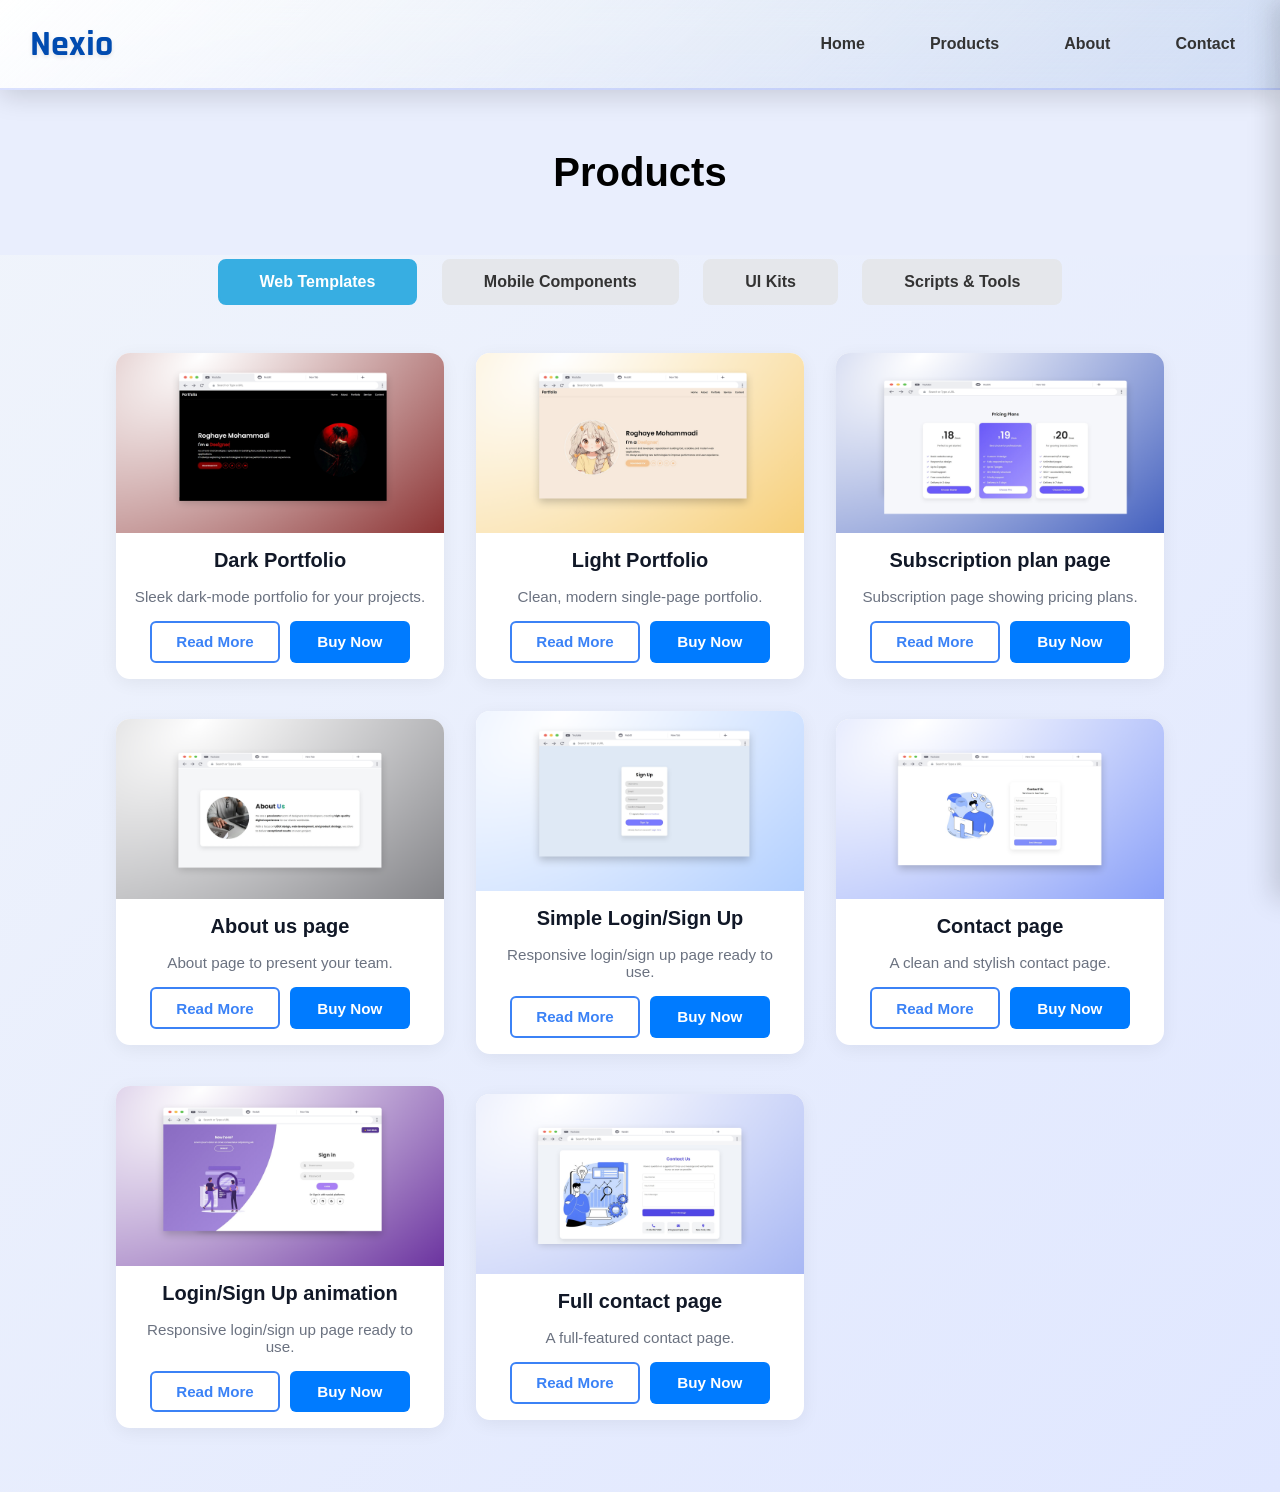
<file: products.html>
<!DOCTYPE html>
<html lang="en">
<head>
  <meta charset="UTF-8">
  <meta name="viewport" content="width=device-width, initial-scale=1.0">
  <title>Products – Nexio</title>

  <!-- فونت‌ها -->
  <link href="https://fonts.googleapis.com/css2?family=Rajdhani:wght@700;900&family=Poppins:wght@400;500;600&display=swap" rel="stylesheet">
  <link rel="stylesheet" href="https://fonts.googleapis.com/css2?family=Material+Symbols+Outlined:opsz,wght,FILL,GRAD@24,400,0,0" />
<link href="https://fonts.googleapis.com/css2?family=Montserrat:wght@600;700&family=Roboto:wght@400;500&display=swap" rel="stylesheet">
<!-- Font Awesome CDN -->
<link rel="stylesheet" href="https://cdnjs.cloudflare.com/ajax/libs/font-awesome/6.4.2/css/all.min.css" integrity="sha512-pV5hZ2lh5JOC+Jm9YvMT7j5j6K0qO5l6syw8JZjWQ6f+qXoDJYr8K3j0R1ohF/6+Pq6pHG0ZigqTvz1Ik0N5Xg==" crossorigin="anonymous" referrerpolicy="no-referrer" />
<link rel="stylesheet" href="https://cdnjs.cloudflare.com/ajax/libs/font-awesome/6.4.2/css/all.min.css">

  <!-- استایل -->
  <link rel="stylesheet" href="style.css">
</head>
<style>
        /* استایل کلی */
        body {
            font-family: 'Arial', sans-serif;
            margin: 0;
            padding: 0;
            background-color:#E9EEFD;
        }

        .products-page {
            padding: 100px 20px 60px; /* فاصله از هدر و پایین */
            text-align: center;
            background:#E9EEFD;
            margin-top: 50px;
          
        }
        
        .text-prodoucts {
            font-size: 40px;
            color: #000000;
            font-weight: 700;
        }

        /* دکمه‌های تب */
        .toggle-buttons1{
            text-align: center;
            margin-bottom: 3rem;
            margin-top: -60px;
        }

        .tab-btn {
            padding: 12px 40px; /* کمی بزرگ‌تر برای بهتر دیده شدن */
            border-radius: 8px;
            border: 2px solid #e5e7eb;
            background: #e5e7eb;
            cursor: pointer;
            margin: 0 10px;
            font-weight: 600;
            font-size: 16px;
            transition: all 0.3s ease; /* انیمیشن بهتر */
            color: #333;
        }

        .tab-btn:hover {
            background: #d1d5db;
            transform: translateY(-2px); /* افکت hover */
        }

        .tab-btn.active {
            background: #37aee2;
            color: white;
            border-color: #37aee2;
        }

        /* گرید کارت‌ها: همیشه ۳ تا در ردیف */
        .products-grid {
            display: grid;
            grid-template-columns: repeat(3, 1fr); /* دقیقاً سه عدد */
            gap: 2rem;
            max-width: 1100px;
            margin:auto;
        }

        /* کارت‌ها ثابت و بدون کشیده شدن */
        .product-card {
            background: white;
            border-radius: 14px;
            overflow: hidden;
            box-shadow: 0 4px 18px rgba(0, 0, 0, 0.06);
            transition: all 0.3s ease;
            max-width: 340px; /* پهن نشود */
            margin: auto; /* وسط بماند */
            opacity: 0;
            transform: translateY(20px);
            animation: fadeInUp 1s ease-out forwards;
            cursor: pointer; /* نشان‌دهنده کلیک‌پذیری */
        }

        .product-card:nth-child(1) { animation-delay: 0.2s; }
        .product-card:nth-child(2) { animation-delay: 0.4s; }
        .product-card:nth-child(3) { animation-delay: 0.6s; }
        .product-card:nth-child(4) { animation-delay: 0.8s; }
        .product-card:nth-child(5) { animation-delay: 1.0s; }
        .product-card:nth-child(6) { animation-delay: 1.2s; }
        .product-card:nth-child(7) { animation-delay: 1.4s; }
        .product-card:nth-child(8) { animation-delay: 1.6s; }
        .product-card:nth-child(9) { animation-delay: 1.8s; }

        .product-card:hover {
            transform: translateY(-8px) scale(1.02);
            box-shadow: 0 15px 35px rgba(0, 0, 0, 0.1);
        }

        /* تصویر */
        .product-image {
            height: 180px;
            overflow: hidden;
        }

        .product-image img {
            width: 100%;
            height: 100%;
            object-fit: cover;
        }

        /* متن */
        .product-card h3 {
            padding: 1rem;
            font-size: 1.25rem;
        }

        .product-card p {
            padding: 0 1rem 1rem;
            font-size: 0.95rem;
            color: #6b7280;
        }

        /* دکمه‌ها */
        .product-buttons {
            display: flex;
            gap: 10px;
            padding: 0 1rem 1rem;
        }

        .btn {
            padding: 0.65rem 1.5rem;
            border: none;
            border-radius: 6px;
            cursor: pointer;
            font-weight: 600;
            font-size: 0.95rem;
            transition: all 0.3s ease;
        }

        .btn-outline {
            background: transparent;
            border: 2px solid #3b82f6;
            color: #3b82f6;
        }

        .btn-outline:hover {
            background: #dbeafe;
            transform: translateY(-2px);
        }

        .btn-primary {
            background: #007bff;
            color: white;
        }

        .btn-primary:hover {
            background: #0069d9;
            transform: translateY(-2px);
        }

        /* انیمیشن ورود */
        @keyframes fadeInUp {
            to {
                opacity: 1;
                transform: translateY(0);
            }
        }

        /* مخفی کردن کارت‌ها به طور پیش‌فرض برای دسته‌های غیرفعال */
        .product-card.hidden {
            display: none;
        }
        /* ---------------------- RESPONSIVE ---------------------- */

/* ⚡ موبایل‌های کوچک (۳۲۰ تا ۴۸۰px) */
@media (max-width: 480px) {

    .products-page {
        padding: 60px 10px;
    }

    .text-prodoucts {
        font-size: 28px;
        padding-top: 30px;
    }

    .toggle-buttons1 {
    margin-top: -20px;
    display: flex;
    flex-direction: column;
    gap: 10px;
    align-items: center;      /* ✅ وسط‌چین افقی */
    justify-content: center;
    width: 100%;
}

.tab-btn {
    width: 90%;              /* ✅ جلوگیری از چسبیدن به راست */
    max-width: 320px;
    text-align: center;
}


    .tab-btn {
        width: 100%;
        padding: 10px;
        font-size: 14px;
    }

    .products-grid {
        grid-template-columns: repeat(1, 1fr); /* یک ستون */
        gap: 1.5rem;
    }

    .product-card {
        max-width: 100%;
    }

    nav .main-menu {
        display: none;
    }
    
    /*.menu-toggle1 {
        display: block;
    }*/

    /*nav ul.sidebar {
        display: none; /* بعداً JS فعال می‌کند */
    }*/
.menu-toggle {
    display: block;
    cursor: pointer;
}


/* ⚡ موبایل و تبلت متوسط (۴۸۰ تا ۷۶۸px) */
@media (min-width: 480px) and (max-width: 768px) {

    .products-grid {
        grid-template-columns: repeat(2, 1fr); /* دو ستون */
        gap: 1.8rem;
    }

    .product-card {
        max-width: 100%;
    }

    .tab-btn {
        padding: 10px 25px;
        font-size: 15px;
    }

}

/* ⚡ تبلت تا لپ‌تاپ کوچک (۷۶۸ تا ۱۰۲۴px) */
@media (min-width: 768px) and (max-width: 1024px) {

    .products-grid {
        grid-template-columns: repeat(3, 1fr); /* سه ستون */
    }

    .product-card {
        max-width: 100%;
    }

}

/* ⚡ منوی موبایل */
/* ⚡ منوی موبایل */
@media (max-width: 768px) {
  nav {
    padding: 15px 20px;
  }

  .logo {
    font-size: 20px;
  }
  
  /* دکمه ضربدر */
  .close-menu-item {
    position: absolute;
    top: 25px;
    right: 25px;
    padding: 0;
    margin: 0;
    list-style: none;
    z-index: 1001;
  }

  .close-btn {
    background: none;
    border: none;
    font-size: 36px;
    color: #4A6CF7;
    cursor: pointer;
    padding: 8px;
    transition: all 0.3s ease;
    border-radius: 50%;
    width: 50px;
    height: 50px;
    display: flex;
    align-items: center;
    justify-content: center;
  }

  .close-btn:hover {
    color: #ff4757;
    background-color: rgba(255, 71, 87, 0.1);
    transform: rotate(90deg);
  }
  
  /* سایدبار */
  .sidebar {
    position: fixed;
    top: 0;
    right: -280px;
    height: 100vh;
    width: 280px;
    background: linear-gradient(135deg, #deebf8 0%, #c7d2fe 100%);
    display: flex;
    flex-direction: column;
    padding-top: 90px;
    transition: right 0.4s ease;
    z-index: 1000;
    box-shadow: -8px 0 25px rgba(0, 0, 0, 0.15);
    border-left: 3px solid #4A6CF7;
    background: #ffffff;
  }

  .sidebar.active { /* یا .sidebar.show اگر می‌خوای از show استفاده کنی */
    right: 0;
  }

  .sidebar li a {
    display: block;
    padding: 18px 25px;
    text-decoration: none;
    color: #333;
    border-radius: 10px;
    margin: 8px 15px;
    transition: all 0.3s ease;
    font-weight: 600;
  }

  .sidebar li a:hover {
    background-color: rgba(74, 108, 247, 0.25);
    color: #4A6CF7;
    transform: translateX(-8px);
    box-shadow: 0 4px 15px rgba(74, 108, 247, 0.2);
  }

  .sidebar li a.active {
    background-color: #4A6CF7;
    color: white;
    box-shadow: 0 4px 15px rgba(74, 108, 247, 0.4);
  }
}

    </style>
</head>
<body>
  <div class="contianer">
    <nav>
      <!-- لوگو -->
      <div class="logo">Nexio</div>

      <!-- آیکون منو موبایل -->
      <span class="menu-toggle material-symbols-outlined">
        <span class="icon-text">menu</span>
      </span>

      <!-- منوی دسکتاپ -->
      <ul class="main-menu">
        <li><a href="index.html">Home</a></li>
        <li><a href="products.html">Products</a></li>
        <li><a href="about.html">About</a></li>
        <li><a href="contact.html">Contact</a></li>
      </ul>

      <!-- منوی کناری موبایل -->
      <ul class="sidebar">
        <!-- دکمه ضربدر بالا گوشه -->
        <li class="close-menu-item">
          <button class="close-btn material-symbols-outlined">close</button>
        </li>
        <li><a href="index.html" class="active">Home</a></li>
        <li><a href="products.html">Products</a></li>
        <li><a href="about.html">About</a></li>
        <li><a href="contact.html">Contact</a></li>
      </ul>
    </nav>
  </div>
<div class="products-page">
    <div class="text-prodoucts">Products</div>
</div>

<section class="products-section">
    <!-- دکمه‌های بالا -->
    <div class="toggle-buttons1">
        <button class="tab-btn active" data-tab="web">Web Templates</button>
        <button class="tab-btn" data-tab="mobile">Mobile Components</button>
        <button class="tab-btn" data-tab="ui">UI Kits</button>
        <button class="tab-btn" data-tab="tools">Scripts & Tools</button>
    </div>

    <!-- کارت‌ها -->
    <div class="products-grid">
        <!-- محصولات Web -->
      <div class="product-card" data-category="web">
            <div class="product-image"><img src="cool landing-page.png" alt="Dark-portfolio" /></div>
            <h3>Dark Portfolio</h3>
            <p>Sleek dark-mode portfolio for your projects.</p>
            <div class="product-buttons">
                <button class="btn btn-outline" onclick="window.location.href='deatails.html?id=Dark-portfolio'">Read More</button>
                <button class="btn btn-primary" onclick="window.location.href='buy.html?id=Dark-portfolio'">Buy Now</button>
            </div>
        </div>
        <div class="product-card" data-category="web">
            <div class="product-image"><img src="cute-landing-page.png" alt="Light portfolio" /></div>
            <h3>Light Portfolio</h3>
            <p>Clean, modern single-page portfolio.</p>
            <div class="product-buttons">
                <button class="btn btn-outline" onclick="window.location.href='deatails.html?id=Light portfolio'">Read More</button>
                <button class="btn btn-primary" onclick="window.location.href='buy.html?id=Light portfolio'">Buy Now</button>
            </div>
        </div>
          <div class="product-card" data-category="web">
            <div class="product-image"><img src="subscription page.png" alt="Landing page" /></div>
            <h3>Subscription plan page</h3>
            <p>Subscription page showing pricing plans.</p>
            <div class="product-buttons">
                <button class="btn btn-outline" onclick="window.location.href='deatails.html?id=Subscription-Plan-page'">Read More</button>
                <button class="btn btn-primary" onclick="window.location.href='buy.html?id=Subscription-Plan-page'">Buy Now</button>
            </div>
        </div>
        

      <div class="product-card" data-category="web">
            <div class="product-image"><img src="about us page.png" alt="Mobile App UI" /></div>
            <h3>About us page</h3>
            <p>About page to present your team.</p>
            <div class="product-buttons">
                <button class="btn btn-outline"  onclick="window.location.href='deatails.html?id=About-us-page'">Read More</button>
                 <button class="btn btn-primary" onclick="window.location.href='buy.html?id=About-us-page'">Buy Now</button>
            </div>
        </div>

       <div class="product-card" data-category="web">
            <div class="product-image"><img src="login-simple.png" alt="Mobile App UI" /></div>
            <h3> Simple Login/Sign Up</h3>
            <p>Responsive login/sign up page ready to use.</p>
            <div class="product-buttons">
                <button class="btn btn-outline" onclick="window.location.href='deatails.html?id=Login/Sign Up'">Read More</button>
                <button class="btn btn-primary"  onclick="window.location.href='buy.html?id=Login/Sign Up'">Buy Now</button>
            </div>
        </div>

        <div class="product-card" data-category="web">
            <div class="product-image"><img src="contact us page.png" alt="Mobile App UI" /></div>
            <h3>Contact  page</h3>
            <p>A clean and stylish contact page.</p>
            <div class="product-buttons">
                <button class="btn btn-outline" onclick="window.location.href='deatails.html?id=Contact-page'">Read More</button>
                <button class="btn btn-primary" onclick="window.location.href='buy.html?id=Contact-page'">Buy Now</button>
            </div>
        </div>

        <div class="product-card" data-category="web">
            <div class="product-image"><img src="fourth.png" alt="Mobile App UI" /></div>
            <h3>Login/Sign Up animation</h3>
            <p>Responsive login/sign up page ready to use.</p>
            <div class="product-buttons">
                <button class="btn btn-outline" onclick="window.location.href='deatails.html?id=Login/Sign Up-animation'">Read More</button>
                <button class="btn btn-primary"  onclick="window.location.href='buy.html?id=Login/Sign Up-animation'">Buy Now</button>
            </div>
        </div>

        <div class="product-card" data-category="web">
            <div class="product-image"><img src="fully contact us.png" alt="Mobile App UI" /></div>
            <h3>Full contact page</h3>
            <p>A full-featured contact page.</p>
            <div class="product-buttons">
                <button class="btn btn-outline" onclick="window.location.href='deatails.html?id=Full-Contact-page'">Read More</button>
                <button class="btn btn-primary" onclick="window.location.href='buy.html?id=Full-Contact-page'">Buy Now</button>
            </div>
        </div>

        <!-- محصولات Mobile -->

        <div class="product-card hidden" data-category="mobile">
            <div class="product-image"><img src="seachbox1.png" alt=" search box" /></div>
            <h3> Hover expand search box</h3>
            <p>A search box that expands when you hoverd.</p>
            <div class="product-buttons">
                <button class="btn btn-outline" onclick="window.location.href='deatails.html?id=Searching-box1'">Read More</button>
                <button class="btn btn-primary"  onclick="window.location.href='buy.html?id=Searching-box1'" >Buy Now</button>
            </div>
        </div>

        <div class="product-card hidden" data-category="mobile">
            <div class="product-image"><img src="searchbox2.png" alt="iOS Components" /></div>
            <h3>Click expand search box</h3>
            <p>Stylish search box that grows on click.</p>
            <div class="product-buttons">
                <button class="btn btn-outline" onclick="window.location.href='deatails.html?id=Searching-box2'">Read More</button>
                <button class="btn btn-primary"  onclick="window.location.href='buy.html?id=Searching-box2'" >Buy Now</button>
            </div>
        </div>
         <div class="product-card hidden" data-category="mobile">
            <div class="product-image"><img src="search box3.png" alt="iOS Components" /></div>
            <h3>Simple stylish search box</h3>
            <p>Modern and responsive serch box.</p>
            <div class="product-buttons">
                <button class="btn btn-outline"  onclick="window.location.href='deatails.html?id=Searching-box3'">Read More</button>
                <button class="btn btn-primary"  onclick="window.location.href='buy.html?id=Searching-box3'" >Buy Now</button>
            </div>
        </div>

        <div class="product-card hidden" data-category="mobile">
            <div class="product-image"><img src="loding1.png" alt="Automation Script" /></div>
            <h3>Circle loader page</h3>
            <p>circle loading page with rotaing circle.</p>
            <div class="product-buttons">
                <button class="btn btn-outline" onclick="window.location.href='deatails.html?id=loading-animation1'">Read More</button>
                <button class="btn btn-primary" onclick="window.location.href='buy.html?id=loading-animation1'">Buy Now</button>
            </div>
        </div>

        <div class="product-card hidden" data-category="mobile">
            <div class="product-image"><img src="loading2.png" alt="Plugin Pack" /></div>
            <h3>Gradient loading page</h3>
            <p>Modern loading page with Gradient.</p>
            <div class="product-buttons">
                <button class="btn btn-outline" onclick="window.location.href='deatails.html?id=loading-animation2'">Read More</button>
              <button class="btn btn-primary" onclick="window.location.href='buy.html?id=loading-animation2'">Buy Now</button>
            </div>
        </div>

         <div class="product-card hidden" data-category="mobile">
            <div class="product-image"><img src="loading3.png" alt="Plugin Pack" /></div>
            <h3>Progress bar loading page</h3>
            <p>Minimal loading page with animation.</p>
            <div class="product-buttons">
                <button class="btn btn-outline" onclick="window.location.href='deatails.html?id=loading-animation3'">Read More</button>
              <button class="btn btn-primary" onclick="window.location.href='buy.html?id=loading-animation3'">Buy Now</button>
            </div>
        </div>
        
        <div class="product-card hidden" data-category="mobile">
            <div class="product-image"><img src="discount card.png" alt="Plugin Pack" /></div>
            <h3>Discount product card</h3>
            <p>Responsive product card wirh discounting.</p>
            <div class="product-buttons">
                <button class="btn btn-outline" onclick="window.location.href='deatails.html?id=Discount-Product-card'">Read More</button>
              <button class="btn btn-primary" onclick="window.location.href='buy.html?id=Discount-Product-card'">Buy Now</button>
            </div>
        </div>

        <div class="product-card hidden" data-category="mobile">
            <div class="product-image"><img src="Simple prduct card.png" alt="Plugin Pack" /></div>
            <h3>Simple product card</h3>
            <p>A clean simple product card for any used.</p>
            <div class="product-buttons">
                <button class="btn btn-outline" onclick="window.location.href='deatails.html?id=Simple-Product-card'">Read More</button>
              <button class="btn btn-primary" onclick="window.location.href='buy.html?id=Simple-Product-card'">Buy Now</button>
            </div>
        </div>

        <div class="product-card hidden" data-category="mobile">
            <div class="product-image"><img src="modern product card.png" alt="Plugin Pack" /></div>
            <h3>Modern product card</h3>
            <p>A modern and stylish product card.</p>
            <div class="product-buttons">
                <button class="btn btn-outline" onclick="window.location.href='deatails.html?id=Modern-Product-card'">Read More</button>
              <button class="btn btn-primary" onclick="window.location.href='buy.html?id=Modern-Product-card'">Buy Now</button>
            </div>
        </div>

        <div class="product-card hidden" data-category="mobile">
            <div class="product-image"><img src="interactive pricing card.png" alt="Plugin Pack" /></div>
            <h3>Interactive pricing card</h3>
            <p>A responsive interactive pricing card.</p>
            <div class="product-buttons">
                <button class="btn btn-outline" onclick="window.location.href='deatails.html?id=interactive-pricing-card'">Read More</button>
              <button class="btn btn-primary" onclick="window.location.href='buy.html?id=interactive-pricing-card'">Buy Now</button>
            </div>
        </div>

        <div class="product-card hidden" data-category="mobile">
            <div class="product-image"><img src="simple buttom navigation.png" alt="Plugin Pack" /></div>
            <h3>Simple buttom navigation</h3>
            <p>A simple and clean bottom navigation.</p>
            <div class="product-buttons">
                <button class="btn btn-outline" onclick="window.location.href='deatails.html?id=simple-buttom-navigation'">Read More</button>
              <button class="btn btn-primary" onclick="window.location.href='buy.html?id=simple-buttom-navigation'">Buy Now</button>
            </div>
        </div>

        <div class="product-card hidden" data-category="mobile">
            <div class="product-image"><img src="modern buttom navigation..png" alt="Plugin Pack" /></div>
            <h3>Modern buttom navigation</h3>
            <p>A modern bottom navigation.</p>
            <div class="product-buttons">
                <button class="btn btn-outline" onclick="window.location.href='deatails.html?id=modern-buttom-navigation'">Read More</button>
              <button class="btn btn-primary" onclick="window.location.href='buy.html?id=modern-buttom-navigation'">Buy Now</button>
            </div>
        </div>
        <!-- محصولات UI -->
        <div class="product-card hidden" data-category="ui">
            <div class="product-image"><img src="button pack for prdocust.png" alt="Dashboard UI" /></div>
            <h3>Buttons pack</h3>
            <p>Clean and functional dashboard.</p>
            <div class="product-buttons">
                <button class="btn btn-outline" onclick="window.location.href='deatails.html?id=Buttons-pack'">Read More</button>
                <button class="btn btn-primary"  onclick="window.location.href='buy.html?id=Buttons-pack'" >Buy Now</button>
            </div>
        </div>

        <div class="product-card hidden" data-category="ui">
            <div class="product-image"><img src="front end starter pack.png" alt="Icon Set" /></div>
            <h3>Front-End Starter pack</h3>
            <p>High-quality icons for your projects.</p>
            <div class="product-buttons">
                <button class="btn btn-outline" onclick="window.location.href='deatails.html?id=Front-End-Stearter-pack'">Read More</button>
                <button class="btn btn-primary" onclick="window.location.href='buy.html?id=Front-End-Stearter-pack'">Buy Now</button>
            </div>
        </div>

        <div class="product-card hidden" data-category="ui">
            <div class="product-image"><img src="pack portfolio website.png" alt="Wireframe Kit" /></div>
            <h3>Website pack</h3>
            <p>Website template. Copy, paste, launch.</p>
            <div class="product-buttons">
                <button class="btn btn-outline"  onclick="window.location.href='deatails.html?id=Website-pack'">Read More</button>
                <button class="btn btn-primary"  onclick="window.location.href='buy.html?id=Website-pack'">Buy Now</button>
            </div>
        </div>
        <div class="product-card hidden" data-category="ui">
            <div class="product-image"><img src="loader pack.png" alt="Wireframe Kit" /></div>
            <h3>Loading pack</h3>
            <p>CSS loaders. No JS. No framework.</p>
            <div class="product-buttons">
                <button class="btn btn-outline"  onclick="window.location.href='deatails.html?id=Loading-pack'">Read More</button>
                <button class="btn btn-primary"  onclick="window.location.href='buy.html?id=Loading-pack'">Buy Now</button>
            </div>
        </div>
        <div class="product-card hidden" data-category="ui">
            <div class="product-image"><img src="pricing product pack.png" alt="Wireframe Kit" /></div>
            <h3>Pricing pack</h3>
            <p>Pricing tables. Clean. Responsive.</p>
            <div class="product-buttons">
                <button class="btn btn-outline"  onclick="window.location.href='deatails.html?id=Pricing-pack'">Read More</button>
                <button class="btn btn-primary"  onclick="window.location.href='buy.html?id=Pricing-pack'">Buy Now</button>
            </div>
        </div>
        <div class="product-card hidden" data-category="ui">
            <div class="product-image"><img src="auth pack.png" alt="Wireframe Kit" /></div>
            <h3>Auth pack</h3>
            <p>Login & signup. No setup.</p>
            <div class="product-buttons">
                <button class="btn btn-outline"  onclick="window.location.href='deatails.html?id=Auth-pack'">Read More</button>
                <button class="btn btn-primary"  onclick="window.location.href='buy.html?id=Auth-pack'">Buy Now</button>
            </div>
        </div>
        <div class="product-card hidden" data-category="ui">
            <div class="product-image"><img src="search bar navigation pack.png" alt="Wireframe Kit" /></div>
            <h3>Search box & navigation pack</h3>
            <p>Navbar + search. Pure CSS.</p>
            <div class="product-buttons">
                <button class="btn btn-outline"  onclick="window.location.href='deatails.html?id=Search-box-and-navigation-pack'">Read More</button>
                <button class="btn btn-primary"  onclick="window.location.href='buy.html?id=Search-box-and-navigation-pack'">Buy Now</button>
            </div>
        </div>
        <div class="product-card hidden" data-category="ui">
            <div class="product-image"><img src="notificication pack.png" alt="Wireframe Kit" /></div>
            <h3>Notification & feedback pack</h3>
            <p>Alerts, toasts, notifications.</p>
            <div class="product-buttons">
                <button class="btn btn-outline"  onclick="window.location.href='deatails.html?id=Notification-and-feedback-pack'">Read More</button>
                <button class="btn btn-primary"  onclick="window.location.href='buy.html?id=Notification-and-feedback-pack'">Buy Now</button>
            </div>
        </div>
        <div class="product-card hidden" data-category="ui">
            <div class="product-image"><img src="e-commerce pack.png" alt="Wireframe Kit" /></div>
            <h3>E-commerce pack</h3>
            <p>Product cards & subscription plans.</p>
            <div class="product-buttons">
                <button class="btn btn-outline"  onclick="window.location.href='deatails.html?id=E-commerce-pack'">Read More</button>
                <button class="btn btn-primary"  onclick="window.location.href='buy.html?id=E-commerce-pack'">Buy Now</button>
            </div>
        </div>
        <!-- محصولات Tools -->
        <!--div class="product-card hidden" data-category="tools">
            <div class="product-image"><img src="third.png" alt="JavaScript Library" /></div>
            <h3>Advance Responsive Slider</h3>
            <p>Powerful responsive slider animation.</p>
            <div class="product-buttons">
                <button class="btn btn-outline" onclick="window.location.href='deatails.html?id=slider'">Read More</button>
                <button class="btn btn-primary"  onclick="window.location.href='buy.html?id=slider'">Buy Now</button>
            </div>
        </div>-->

        <div class="product-card hidden" data-category="tools">
            <div class="product-image"><img src="floating-button1.png" alt="iOS Components" /></div>
            <h3>Header menue floating button</h3>
            <p>Floating button to reveal menus.</p>
            <div class="product-buttons">
                <button class="btn btn-outline" onclick="window.location.href='deatails.html?id=Floating-button1'">Read More</button>
                <button class="btn btn-primary"  onclick="window.location.href='buy.html?id=Floating-button1'" >Buy Now</button>
            </div>
        </div>

         <div class="product-card hidden" data-category="tools">
            <div class="product-image"><img src="flotaing button2.png" alt="iOS Components" /></div>
            <h3>Social share floating button</h3>
            <p>floating buttons for sharing content.</p>
            <div class="product-buttons">
                <button class="btn btn-outline"  onclick="window.location.href='deatails.html?id=Floating-button2'" >Read More</button>
                <button class="btn btn-primary"  onclick="window.location.href='buy.html?id=Floating-button2'" >Buy Now</button>
            </div>
        </div>

        <div class="product-card hidden" data-category="tools">
            <div class="product-image"><img src="floating btn3.png" alt="iOS Components" /></div>
            <h3>Document action floating button</h3>
            <p>floating buttons for creat PDF action.</p>
            <div class="product-buttons">
                <button class="btn btn-outline" onclick="window.location.href='deatails.html?id=Floating-button3'">Read More</button>
                <button class="btn btn-primary"  onclick="window.location.href='buy.html?id=Floating-button3'" >Buy Now</button>
            </div>
        </div>

        <div class="product-card hidden" data-category="tools">
            <div class="product-image"><img src="delete noti.png" alt="iOS Components" /></div>
            <h3>Delete notification</h3>
            <p>Showing the delete notification.</p>
            <div class="product-buttons">
                <button class="btn btn-outline" onclick="window.location.href='deatails.html?id=Delete-notification'">Read More</button>
                <button class="btn btn-primary"  onclick="window.location.href='buy.html?id=Delete-notification'" >Buy Now</button>
            </div>
        </div>

        <div class="product-card hidden" data-category="tools">
            <div class="product-image"><img src="empty noti.png" alt="iOS Components" /></div>
            <h3>Empty notification</h3>
            <p>Showing the empty notification.</p>
            <div class="product-buttons">
                <button class="btn btn-outline" onclick="window.location.href='deatails.html?id=Empty-notification'">Read More</button>
                <button class="btn btn-primary"  onclick="window.location.href='buy.html?id=Empty-notification'" >Buy Now</button>
            </div>
        </div>

        <div class="product-card hidden" data-category="tools">
            <div class="product-image"><img src="error noti.png" alt="iOS Components" /></div>
            <h3>Error notification</h3>
            <p>Showing the error notification.</p>
            <div class="product-buttons">
                <button class="btn btn-outline"  onclick="window.location.href='deatails.html?id=Error-notification'">Read More</button>
                <button class="btn btn-primary"  onclick="window.location.href='buy.html?id=Error-notification'" >Buy Now</button>
            </div>
        </div>

        <div class="product-card hidden" data-category="tools">
            <div class="product-image"><img src="info noti.png" alt="iOS Components" /></div>
            <h3>Info notification</h3>
            <p>Showing the info notification.</p>
            <div class="product-buttons">
                <button class="btn btn-outline"  onclick="window.location.href='deatails.html?id=Info-notification'">Read More</button>
                <button class="btn btn-primary"  onclick="window.location.href='buy.html?id=Info-notification'" >Buy Now</button>
            </div>
        </div>

        <div class="product-card hidden" data-category="tools">
            <div class="product-image"><img src="succses noti.png" alt="iOS Components" /></div>
            <h3>Success notification</h3>
            <p>Showing the succses notification.</p>
            <div class="product-buttons">
                <button class="btn btn-outline" onclick="window.location.href='deatails.html?id=Success-notification'">Read More</button>
                <button class="btn btn-primary"  onclick="window.location.href='buy.html?id=Success-notification'" >Buy Now</button>
            </div>
        </div>

        <div class="product-card hidden" data-category="tools">
            <div class="product-image"><img src="warning noti.png" alt="iOS Components" /></div>
            <h3>Warning notification</h3>
            <p>Showing the warning notification.</p>
            <div class="product-buttons">
                <button class="btn btn-outline"  onclick="window.location.href='deatails.html?id=Warning-notification'">Read More</button>
                <button class="btn btn-primary"  onclick="window.location.href='buy.html?id=Warning-notification'" >Buy Now</button>
            </div>
        </div>
    </div>
</section>

<script>
    // منوی موبایل toggle
const menuToggle = document.querySelector('.menu-toggle');
const sidebar = document.querySelector('.sidebar');
const closeBtn = document.querySelector('.close-btn');

// باز کردن منو با آیکون همبرگری
menuToggle.addEventListener('click', () => {
  sidebar.classList.add('active');
});

// بستن منو با دکمه ضربدر
closeBtn.addEventListener('click', () => {
  sidebar.classList.remove('active');
});

// بستن منو با کلیک روی لینک‌ها
const sidebarLinks = sidebar.querySelectorAll('a');
sidebarLinks.forEach(link => {
  link.addEventListener('click', () => {
    sidebar.classList.remove('active');
  });
});

    // جاوا اسکریپت برای تب‌ها
    const tabButtons = document.querySelectorAll('.tab-btn');
    const productCards = document.querySelectorAll('.product-card');

    tabButtons.forEach(button => {
        button.addEventListener('click', () => {
            // حذف کلاس active از همه تب‌ها
            tabButtons.forEach(btn => btn.classList.remove('active'));
            // اضافه کردن کلاس active به تب کلیک‌شده
            button.classList.add('active');

            const selectedTab = button.getAttribute('data-tab');

            // نمایش/پنهان کردن کارت‌ها بر اساس دسته
            productCards.forEach(card => {
                if (card.getAttribute('data-category') === selectedTab) {
                    card.classList.remove('hidden');
                } else {
                    card.classList.add('hidden');
                }
            });
        });
    });

    // جاوا اسکریپت برای کلیک روی کارت‌ها (اسکرول به products-page)
    productCards.forEach(card => {
        card.addEventListener('click', () => {
            const productsPage = document.querySelector('.products-page');
            productsPage.scrollIntoView({ behavior: 'smooth' });
            // اگر می‌خواهید به صفحه جداگانه بروید، اینجا تغییر دهید، مثلاً window.location.href = 'product-detail.html';
        });
    });
    //جدیذه برای قسمت تکمحصولات//
    // منتظر بارگذاری کامل صفحه باشید
document.addEventListener('DOMContentLoaded', function() {
  const urlParams = new URLSearchParams(window.location.search);
  const productId = urlParams.get('id');

  if (!productId) {
      // اگر ID نیست، فقط کد تک محصول را اجرا نکن
      return;
  }

  // کد بارگذاری JSON و پر کردن صفحه محصول
  fetch('products-data.json')
    .then(response => response.json())
    .then(data => {
      const product = data.products.find(p => p.id === productId);
      if (!product) {
        alert('Product not found!');
        return;
      }
      // ادامه پر کردن اطلاعات محصول
    })
    .catch(error => console.error('Error loading JSON:', error));
});


  // لود کردن داده‌ها از JSON
  fetch('products-data.json')
    .then(response => response.json())
    .then(data => {
      const product = data.products.find(p => p.id === productId);
      if (!product) {
        alert('Product not found!');
        return;
      }

      // پر کردن داده‌ها در صفحه
      document.querySelector('.right-side h1').textContent = product.name.toUpperCase();
      document.querySelector('.right-side .tagline').textContent = product.tagline;
      document.querySelector('.price').textContent = product.price;
      document.querySelector('.left-side .main-image').src = product.mainImage;
      document.querySelector('.left-side .main-image').alt = product.name;

      // پر کردن testimonials
      const testimonialContainer = document.querySelector('.testimonial-images');
      testimonialContainer.innerHTML = ''; // پاک کردن قبلی
      product.testimonials.forEach(imgSrc => {
        const img = document.createElement('img');
        img.src = imgSrc;
        img.alt = 'Testimonial';
        img.className = 'thumbnail';
        testimonialContainer.appendChild(img);
      });

      // پر کردن ZIP contents
      document.querySelector('.zip-list').textContent = product.zipContents;

      // پر کردن features
      const featuresContainer = document.querySelector('.features');
      featuresContainer.innerHTML = ''; // پاک کردن قبلی
      product.features.forEach(feature => {
        const div = document.createElement('div');
        div.className = 'feature-item';
        div.textContent = feature;
        featuresContainer.appendChild(div);
      });

      // پر کردن بخش‌های دیگر
      document.querySelector('.section:nth-of-type(1) p').textContent = product.highlights;
      document.querySelector('.section:nth-of-type(2) li strong').nextSibling.textContent = product.useCases;
      document.querySelector('.section:nth-of-type(3) p:nth-of-type(1)').textContent = `Version: ${product.technicalInfo.version}`;
      document.querySelector('.section:nth-of-type(3) p:nth-of-type(2)').textContent = `Last Update: ${product.technicalInfo.lastUpdate}`;
      document.querySelector('.section:nth-of-type(3) p:nth-of-type(3)').textContent = `Technologies: ${product.technicalInfo.technologies}`;
      document.querySelector('.section:nth-of-type(3) p:nth-of-type(4)').textContent = `File Size: ${product.technicalInfo.fileSize}`;
      document.querySelector('.section:nth-of-type(4) p').textContent = product.supportInfo;

      // حالا کد قبلی برای تغییر تصویر اصلی رو دوباره فعال کن
      const mainImage = document.getElementById('main-image');
      const thumbnails = document.querySelectorAll('.thumbnail');
      thumbnails.forEach(thumbnail => {
        thumbnail.addEventListener('click', function() {
          mainImage.src = this.src;
          mainImage.alt = this.alt;
        });
      });
    })
    .catch(error => console.error('Error loading JSON:', error));

document.addEventListener('DOMContentLoaded', () => {
  const menuToggle = document.querySelector('.menu-toggle');
  const sidebar = document.querySelector('.sidebar');
  const closeBtn = document.querySelector('.close-btn');

  // باز کردن منو
  menuToggle.addEventListener('click', () => {
    sidebar.classList.add('active');
  });

  // بستن با دکمه ضربدر
  closeBtn.addEventListener('click', () => {
    sidebar.classList.remove('active');
  });

  // بستن با کلیک روی لینک
  sidebar.querySelectorAll('a').forEach(link => {
    link.addEventListener('click', () => {
      sidebar.classList.remove('active');
    });
  });
});
if (productId) {
  // کد بارگذاری JSON و نمایش محصول
}

</script>

</body>
</html>
</file>
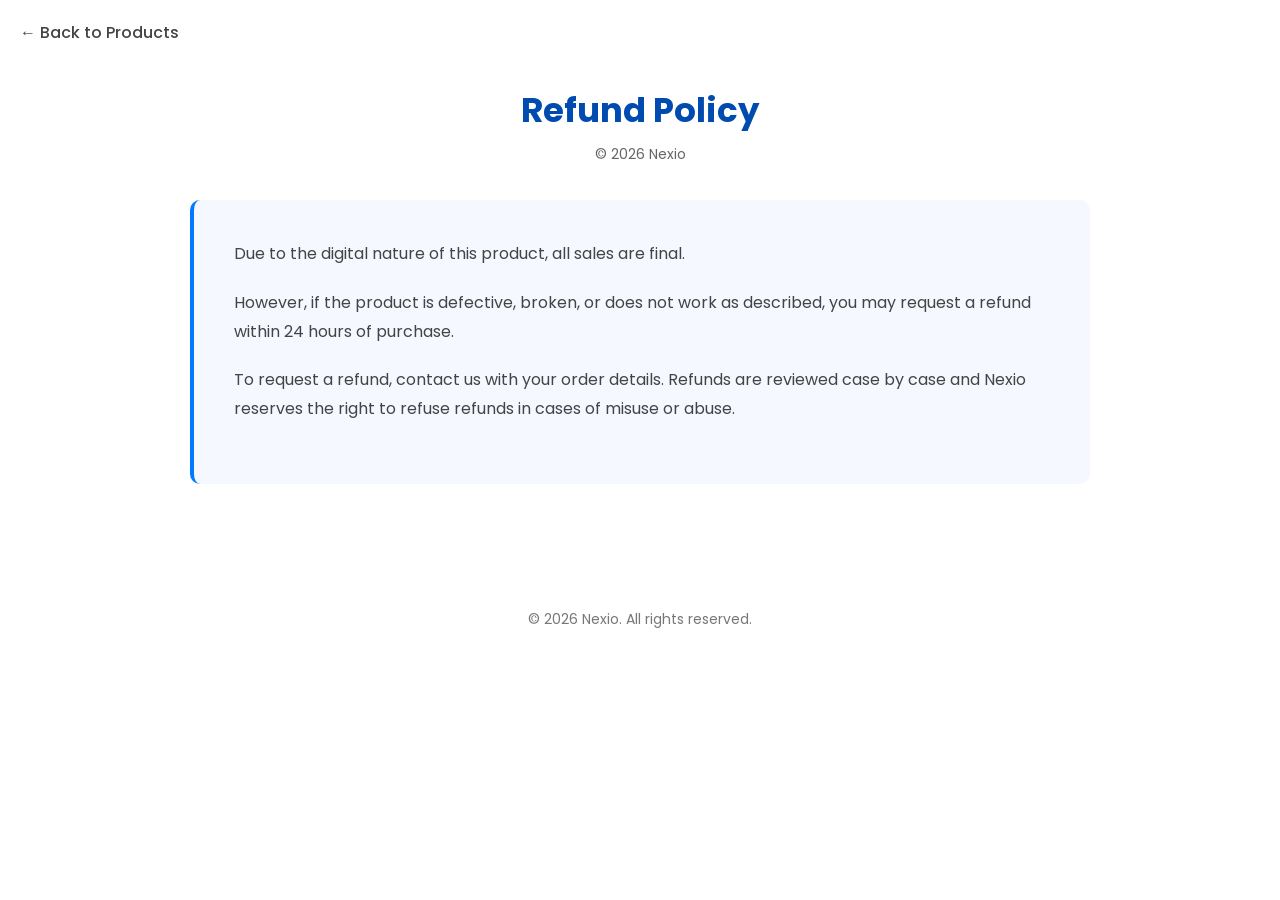
<file: Refund Policy.html>
<!DOCTYPE html>
<html lang="en">
<head>
<meta charset="UTF-8">
<meta name="viewport" content="width=device-width, initial-scale=1.0">
<title>Refund Policy – Nexio</title>

<link href="https://fonts.googleapis.com/css2?family=Poppins:wght@400;500;600;700&display=swap" rel="stylesheet">

<style>
* {
    margin: 0;
    padding: 0;
    box-sizing: border-box;
    font-family: 'Poppins', sans-serif;
}

body {
    background: #ffffff;
    color: #333;
}

/* ===== BACK LINK MINIMAL ===== */
.back-link {
    display: inline-block;
    margin: 20px;
    color: #444; /* رنگ اولیه */
    text-decoration: none;
    font-weight: 500;
    transition: 0.3s ease;
}

.back-link:hover {
    color: #007bff; /* رنگ آبی روی هاور */
    transform: translateX(-2px);
}

/* ===== REFUND HEADER ===== */
.refund-header {
    text-align: center;
    padding: 20px 20px 15px;
}

.refund-header h1 {
    font-size: 34px;
    font-weight: 700;
    color: #004bb0;
}

.refund-header span {
    display: block;
    margin-top: 8px;
    font-size: 14px;
    color: #666;
}

/* ===== REFUND BOX ===== */
.refund-section {
    padding: 20px 20px 100px;
}

.refund-wrapper {
    max-width: 900px;
    margin: auto;
}

.refund-box {
    background: #F5F8FF;
    border-left: 4px solid #007bff;
    border-radius: 10px;
    padding: 40px;
}

.refund-box p {
    font-size: 16px;
    line-height: 1.8;
    color: #444;
    margin-bottom: 20px;
}

/* ===== FOOTER ===== */
.simple-footer {
    text-align: center;
    padding: 25px;
    font-size: 14px;
    color: #777;
}

/* ===== RESPONSIVE ===== */
@media (max-width: 768px) {
    .refund-header h1 {
        font-size: 28px;
    }

    .refund-box {
        padding: 25px;
    }

    .back-link {
        margin: 15px;
    }
}
</style>
</head>

<body>

<!-- Back Link -->
<a href="products.html" class="back-link">← Back to Products</a>

<!-- Refund Header -->
<section class="refund-header">
    <h1>Refund Policy</h1>
    <span>© 2026 Nexio</span>
</section>

<!-- Refund Content -->
<section class="refund-section">
    <div class="refund-wrapper">
        <div class="refund-box">
            <p>
                Due to the digital nature of this product, all sales are final.
            </p>
            <p>
                However, if the product is defective, broken, or does not work as described,
                you may request a refund within 24 hours of purchase.
            </p>
            <p>
                To request a refund, contact us with your order details. Refunds are reviewed
                case by case and Nexio reserves the right to refuse refunds in cases of misuse
                or abuse.
            </p>
        </div>
    </div>
</section>

<!-- Footer -->
<footer class="simple-footer">
    © 2026 Nexio. All rights reserved.
</footer>

<script>
// JS فعلاً نیازی نیست
</script>

</body>
</html>
</file>
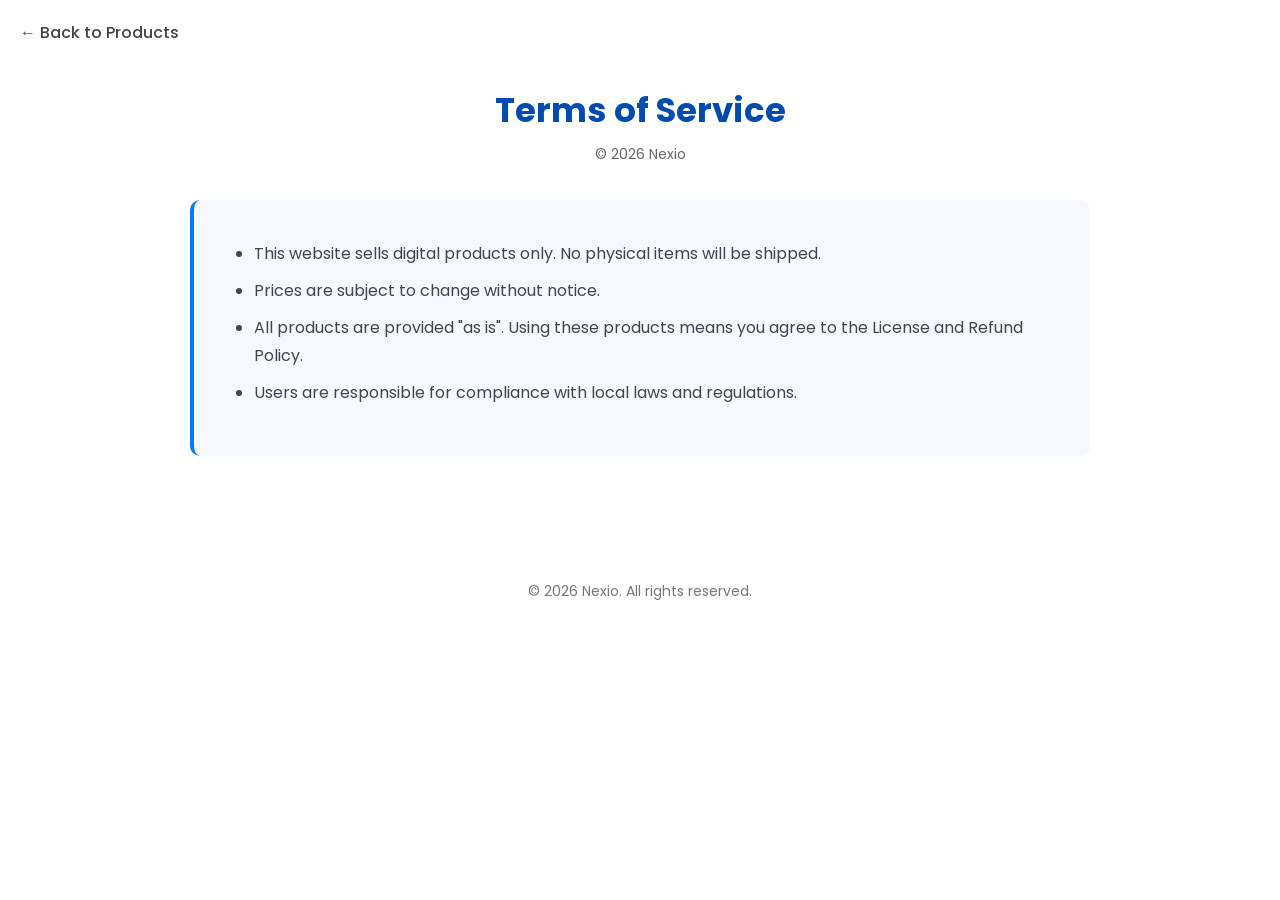
<file: Terms of Service.html>
<!DOCTYPE html>
<html lang="en">
<head>
<meta charset="UTF-8">
<meta name="viewport" content="width=device-width, initial-scale=1.0">
<title>Terms of Service – Nexio</title>

<link href="https://fonts.googleapis.com/css2?family=Poppins:wght@400;500;600;700&display=swap" rel="stylesheet">

<style>
* {
    margin: 0;
    padding: 0;
    box-sizing: border-box;
    font-family: 'Poppins', sans-serif;
}

body {
    background: #ffffff;
    color: #333;
}

/* ===== BACK LINK MINIMAL ===== */
.back-link {
    display: inline-block;
    margin: 20px;
    color: #444; /* رنگ اولیه */
    text-decoration: none;
    font-weight: 500;
    transition: 0.3s ease;
}

.back-link:hover {
    color: #007bff; /* رنگ آبی روی هاور */
    transform: translateX(-2px);
}

/* ===== TERMS HEADER ===== */
.terms-header {
    text-align: center;
    padding: 20px 20px 15px;
}

.terms-header h1 {
    font-size: 34px;
    font-weight: 700;
    color: #004bb0;
}

.terms-header span {
    display: block;
    margin-top: 8px;
    font-size: 14px;
    color: #666;
}

/* ===== TERMS BOX ===== */
.terms-section {
    padding: 20px 20px 100px;
}

.terms-wrapper {
    max-width: 900px;
    margin: auto;
}

.terms-box {
    background: #F5F8FF;
    border-left: 4px solid #007bff;
    border-radius: 10px;
    padding: 40px;
}

.terms-box p,
.terms-box li {
    font-size: 16px;
    line-height: 1.7;
    color: #444;
    margin-bottom: 10px;
}

.terms-box ul {
    padding-left: 20px;
}

/* ===== FOOTER ===== */
.simple-footer {
    text-align: center;
    padding: 25px;
    font-size: 14px;
    color: #777;
}

/* ===== RESPONSIVE ===== */
@media (max-width: 768px) {
    .terms-header h1 {
        font-size: 28px;
    }

    .terms-box {
        padding: 25px;
    }

    .back-link {
        margin: 15px;
    }
}
</style>
</head>

<body>

<!-- Back Link -->
<a href="products.html" class="back-link">← Back to Products</a>

<!-- Terms Header -->
<section class="terms-header">
    <h1>Terms of Service</h1>
    <span>© 2026 Nexio</span>
</section>

<!-- Terms Content -->
<section class="terms-section">
    <div class="terms-wrapper">
        <div class="terms-box">
            <ul>
                <li>This website sells digital products only. No physical items will be shipped.</li>
                <li>Prices are subject to change without notice.</li>
                <li>All products are provided "as is". Using these products means you agree to the License and Refund Policy.</li>
                <li>Users are responsible for compliance with local laws and regulations.</li>
            </ul>
        </div>
    </div>
</section>

<!-- Footer -->
<footer class="simple-footer">
    © 2026 Nexio. All rights reserved.
</footer>

<script>
// JS فعلاً نیاز نیست
</script>

</body>
</html>
</file>
<file: style.css>
/* —————————————————————
   پایه و تنظیمات عمومی
————————————————————— */
* {
  margin: 0;
  padding: 0;
  box-sizing: border-box;
}

body {
  font-family: 'Roboto', sans-serif;
  min-height: 100vh;
  background: linear-gradient(135deg, #f1f5fb 0%, #e0e7ff 100%);
  color: #111827;
  overflow-x: hidden;
}
.container {
 max-width: 800px;
  margin: 0 auto;
  padding: 0 20px;
  /* اضافه کردن پدینگ برای جبران هدر ثابت */
  padding-top: 50px; /* ارتفاع اولیه هدر */
}

/* وقتی اسکرول می‌شود، پدینگ کمتر می‌شود */
body.scrolled .container {
  padding-top: 70px; /* ارتفاع هدر بعد از اسکرول */
}

.material-symbols-outlined {
  font-variation-settings: 'FILL' 0, 'wght' 400, 'GRAD' 0, 'opsz' 24;
}

/* —————————————————————
   ناوبری
————————————————————— */
nav {
  background: linear-gradient(135deg, rgba(255, 255, 255, 0.95) 0%, rgba(0, 75, 176, 0.1) 100%);
  backdrop-filter: blur(15px);
  display: flex;
  align-items: center;
  justify-content: space-between;
  padding: 0 30px;
  margin-right: 20px;
  height: 90px;
  box-shadow: 0 6px 25px rgba(0, 0, 0, 0.15);
  position: fixed;
  top: 0;
  width: 100%;
  z-index: 999;
  transition: all 0.4s ease;
  border-bottom: 2px solid rgba(74, 108, 247, 0.2);
}

nav.scrolled {
  height: 70px;
  background: rgba(255, 255, 255, 0.98);
  box-shadow: 0 8px 30px rgba(0, 0, 0, 0.2);
}

.logo {
  font-family: 'Rajdhani', sans-serif;
  font-weight: 900;
  font-size: 36px;
  color: #004bb0;
  transition: all 0.3s ease;
  text-shadow: 0 2px 4px rgba(0, 0, 0, 0.1);
}

.logo:hover {
  transform: scale(1.05);
  color: #4A6CF7;
}

ul {
  list-style: none;
}

.main-menu {
  display: flex;
  gap: 35px;
  align-items: center;
}

.main-menu li a {
  text-decoration: none;
  color: #333;
  font-weight: 600;
  font-size: 16px;
  transition: all 0.3s ease;
  position: relative;
  padding: 10px 15px;
  border-radius: 8px;
}

.main-menu li a::after {
  content: '';
  position: absolute;
  width: 0;
  height: 3px;
  bottom: -5px;
  left: 50%;
  background: linear-gradient(45deg, #4A6CF7, #007bff);
  transition: all 0.3s ease;
  transform: translateX(-50%);
}

.main-menu li a:hover::after,
.main-menu li a.active::after {
  width: 100%;
}

.main-menu li a:hover,
.main-menu li a.active {
  color: #4A6CF7;
  background: rgba(74, 108, 247, 0.1);
  transform: translateY(-2px);
}

.menu-toggle {
  display: none;
  font-size: 32px;
  cursor: pointer;
  color: #004bb0;
  transition: transform 0.3s ease;
}

.menu-toggle:hover {
  transform: scale(1.1);
}

/* —————————————————————
   منوی کناری موبایل
————————————————————— */
/* —————————————————————
   دکمه بستن سایدبار
————————————————————— */
/* —————————————————————
   ناوبری
————————————————————— */
nav {
  background: linear-gradient(135deg, rgba(255, 255, 255, 0.95) 0%, rgba(0, 75, 176, 0.1) 100%);
  backdrop-filter: blur(15px);
  display: flex;
  align-items: center;
  justify-content: space-between;
  padding: 0 30px;
  margin-right: 20px;
  height: 90px;
  box-shadow: 0 6px 25px rgba(0, 0, 0, 0.15);
  position: fixed;
  top: 0;
  width: 100%;
  z-index: 999;
  transition: all 0.4s ease;
  border-bottom: 2px solid rgba(74, 108, 247, 0.2);
}

nav.scrolled {
  height: 70px;
  background: rgba(255, 255, 255, 0.98);
  box-shadow: 0 8px 30px rgba(0, 0, 0, 0.2);
}

.logo {
  font-family: 'Rajdhani', sans-serif;
  font-weight: 900;
  font-size: 36px;
  color: #004bb0;
  transition: all 0.3s ease;
  text-shadow: 0 2px 4px rgba(0, 0, 0, 0.1);
}

.logo:hover {
  transform: scale(1.05);
  color: #4A6CF7;
}

ul {
  list-style: none;
}

.main-menu {
  display: flex;
  gap: 35px;
  align-items: center;
}

.main-menu li a {
  text-decoration: none;
  color: #333;
  font-weight: 600;
  font-size: 16px;
  transition: all 0.3s ease;
  position: relative;
  padding: 10px 15px;
  border-radius: 8px;
}

.main-menu li a::after {
  content: '';
  position: absolute;
  width: 0;
  height: 3px;
  bottom: -5px;
  left: 50%;
  background: linear-gradient(45deg, #4A6CF7, #007bff);
  transition: all 0.3s ease;
  transform: translateX(-50%);
}

.main-menu li a:hover::after,
.main-menu li a.active::after {
  width: 100%;
}

.main-menu li a:hover,
.main-menu li a.active {
  color: #4A6CF7;
  background: rgba(74, 108, 247, 0.1);
  transform: translateY(-2px);
}

.menu-toggle {
  display: none;
  font-size: 32px;
  cursor: pointer;
  color: #004bb0;
  transition: transform 0.3s ease;
}

.menu-toggle:hover {
  transform: scale(1.1);
}

/* —————————————————————
   منوی کناری موبایل
————————————————————— */
.sidebar {
  position: fixed;
  top: 0;
  right: -280px;
  height: 100vh;
  width: 280px;
  background: linear-gradient(135deg, #deebf8 0%, #c7d2fe 100%);
  display: flex;
  flex-direction: column;
  padding-top: 90px;
  transition: right 0.4s ease;
  z-index: 1000;
  box-shadow: -8px 0 25px rgba(0, 0, 0, 0.15);
  border-left: 3px solid #4A6CF7;
  background: #D1DDFC;
}

.sidebar.active {
  right: 0;
}

/* دکمه ضربدر بالا گوشه */
.close-menu-item {
  position: absolute;
  top: 10px;
  right: 10px;
  padding: 0;
  margin: 0;
  list-style: none;
}

.close-btn {
  background: none;
  border: none;
  font-size: 36px;
  color: #4A6CF7;
  cursor: pointer;
  padding: 8px;
  transition: all 0.3s ease;
  border-radius: 50%;
  width: 50px;
  height: 50px;
  display: flex;
  align-items: center;
  justify-content: center;
}

.close-btn:hover {
  color: #ff4757;
  background-color: rgba(255, 71, 87, 0.1);
  transform: rotate(90deg);
}

/* لینک‌های منو */
.sidebar li a {
  display: block;
  padding: 18px 25px;
  text-decoration: none;
  color: #333;
  border-radius: 10px;
  margin: 8px 15px;
  transition: all 0.3s ease;
  font-weight: 600;
}

.sidebar li a:hover {
  background-color: rgba(74, 108, 247, 0.25);
  color: #4A6CF7;
  transform: translateX(-8px);
  box-shadow: 0 4px 15px rgba(74, 108, 247, 0.2);
}

.sidebar li a.active {
  background-color: #4A6CF7;
  color: white;
  box-shadow: 0 4px 15px rgba(74, 108, 247, 0.4);
}

/* —————————————————————
   ریسپانسیو
————————————————————— */
@media (max-width: 768px) {
  .main-menu {
    display: none;
  }
  .menu-toggle {
    display: block;
  }
}
/* —————————————————————
   Hero Section
————————————————————— */
.the-homepage {
  display: flex;
  align-items: center;
  justify-content: space-between;
  padding: 100px 0 100px; /* فضای بیشتر برای هدر کامل */
  gap: 60px;
  margin-top: 90px;
  margin-left: 100px;
}

.text-header {
  flex: 1;
  max-width: 650px;
  animation: fadeInUp 1.2s ease-out;
}

@keyframes fadeInUp {
  from {
    opacity: 0;
    transform: translateY(40px);
  }
  to {
    opacity: 1;
    transform: translateY(0);
  }
}

.text-header .text {
  font-weight: 900;
  font-size: 52px;
  margin-bottom: 25px;
  line-height: 1.2;
  background: linear-gradient(45deg, #004bb0, #4A6CF7, #007bff);
  -webkit-background-clip: text;
  -webkit-text-fill-color: transparent;
  text-shadow: 0 4px 8px rgba(0, 0, 0, 0.1);
}

.text-header .under-text {
  font-size: 20px;
  margin-bottom: 35px;
  color: #555;
  font-weight: 500;
  line-height: 1.7;
}

.text-header .btn-view {
  padding: 18px 40px;
  font-size: 20px;
  cursor: pointer;
  border: none;
  background: linear-gradient(45deg, #007bff, #4A6CF7);
  color: white;
  border-radius: 10px;
  transition: all 0.4s ease;
  display: inline-flex;
  align-items: center;
  gap: 10px;
  box-shadow: 0 6px 20px rgba(0, 123, 255, 0.4);
  font-weight: 600;
}

.text-header .btn-view:hover {
  transform: translateY(-5px) scale(1.05);
  box-shadow: 0 10px 30px rgba(0, 123, 255, 0.5);
}

.picturer img {
  width: 100%;
  max-width: 600px;
  max-height: 550px;
  border-radius: 20px;
  object-fit: cover;
  box-shadow: 0 20px 50px rgba(0, 0, 0, 0.2);
  animation: fadeInRight 1.2s ease-out 0.3s both;
  margin-right: 30px;
}

@keyframes fadeInRight {
  from {
    opacity: 0;
    transform: translateX(40px);
  }
  to {
    opacity: 1;
    transform: translateX(0);
  }
}

/* —————————————————————
   Features Section
————————————————————— */
.features-section {
  display: flex;
  justify-content: center;
  gap: 2rem;
  flex-wrap: wrap;
  padding: 4rem 1rem;
  background: white;
  margin: 40px 0;
  border-radius: 20px;
  box-shadow: 0 8px 30px rgba(0, 0, 0, 0.05);
  margin: 0 100px;
}

.feature-card {
  background: linear-gradient(135deg, #f9fafb 0%, #e0e7ff 100%);
  padding: 2rem;
  border-radius: 16px;
  width: 280px;
  text-align: center;
  transition: all 0.3s ease;
  opacity: 0;
  transform: translateY(20px);
  animation: fadeInUp 1s ease-out forwards;
}

.feature-card:nth-child(1) { animation-delay: 0.2s; }
.feature-card:nth-child(2) { animation-delay: 0.4s; }
.feature-card:nth-child(3) { animation-delay: 0.6s; }

.feature-card:hover {
  transform: translateY(-8px) scale(1.02);
  box-shadow: 0 10px 25px rgba(0, 0, 0, 0.1);
}

.feature-card .icon {
  font-size: 2.5rem;
  margin-bottom: 1rem;
  color: #007bff;
}

.feature-card h3 {
  margin-bottom: 0.5rem;
  font-size: 1.25rem;
  color: #111827;
}

.feature-card p {
  color: #6b7280;
  font-size: 0.95rem;
}

/* —————————————————————
   What We Offer
————————————————————— */
.offer-section {
  text-align: center;
  padding: 4rem 1rem;
   margin: 0 100px;
}

.offer-section h2 {
  font-size: 2.5rem;
  margin-bottom: 2.5rem;
  color: #004bb0;
  background: linear-gradient(45deg, #004bb0, #4A6CF7);
  -webkit-background-clip: text;
  -webkit-text-fill-color: transparent;
}

.offer-cards {
  display: flex;
  justify-content: center;
  gap: 2rem;
  flex-wrap: wrap;
}

.offer-card {
  background: white;
  padding: 2rem;
  border-radius: 16px;
  width: 260px;
  box-shadow: 0 4px 15px rgba(0, 0, 0, 0.05);
  transition: all 0.3s ease;
  opacity: 0;
  transform: translateY(20px);
  animation: fadeInUp 1s ease-out forwards;
}

.offer-card:nth-child(1) { animation-delay: 0.8s; }
.offer-card:nth-child(2) { animation-delay: 1s; }
.offer-card:nth-child(3) { animation-delay: 1.2s; }

.offer-card:hover {
  transform: translateY(-8px) scale(1.02);
  box-shadow: 0 10px 25px rgba(0, 0, 0, 0.1);
}

.offer-card .icon {
  font-size: 2.5rem;
  margin-bottom: 1rem;
  color: #007bff;
}

.offer-card h3 {
  margin-bottom: 0.5rem;
  font-size: 1.2rem;
}

.offer-card p {
  color: #6b7280;
  font-size: 0.9rem;
}

/* —————————————————————
   Category Section
————————————————————— */
.category-section {
  text-align: center;
  padding: 4rem 1rem;
   margin: 0 100px;
}

.category-section h2 {
  font-size: 2.5rem;
  margin-bottom: 2.5rem;
  color: #004bb0;
  background: linear-gradient(45deg, #004bb0, #4A6CF7);
  -webkit-background-clip: text;
  -webkit-text-fill-color: transparent;
}

.category-grid {
  display: grid;
  grid-template-columns: repeat(auto-fit, minmax(250px, 1fr));
  gap: 2rem;
}

.category-card {
  background: white;
  padding: 2rem;
  border-radius: 16px;
  box-shadow: 0 4px 20px rgba(0, 0, 0, 0.05);
  transition: all 0.3s ease;
  opacity: 0;
  transform: translateY(20px);
  animation: fadeInUp 1s ease-out forwards;
}

.category-card:nth-child(1) { animation-delay: 1.4s; }
.category-card:nth-child(2) { animation-delay: 1.6s; }
.category-card:nth-child(3) { animation-delay: 1.8s; }
.category-card:nth-child(4) { animation-delay: 2s; }

.category-card:hover {
  transform: translateY(-8px) scale(1.02);
  box-shadow: 0 10px 25px rgba(0, 0, 0, 0.1);
}

.category-icon {
  font-size: 3rem;
  margin-bottom: 1rem;
  color: #007bff;
}

.category-card h3 {
  font-size: 1.25rem;
  color: #111827;
}

/* —————————————————————
   Products Section
————————————————————— */
.products-section {
  padding: 4rem 1rem;
  text-align: center;
   margin: 0 100px;
}

.products-section h2 {
  font-size: 2.5rem;
  margin-bottom: 2.5rem;
  color: #004bb0;
  background: linear-gradient(45deg, #004bb0, #4A6CF7);
  -webkit-background-clip: text;
  -webkit-text-fill-color: transparent;
}

.products-grid {
  display: grid;
  grid-template-columns: repeat(auto-fit, minmax(260px, 1fr));
  gap: 2rem;
}

.product-card {
  background: white;
  border-radius: 16px;
  overflow: hidden;
  box-shadow: 0 4px 20px rgba(0, 0, 0, 0.05);
  transition: all 0.3s ease;
  opacity: 0;
  transform: translateY(20px);
  animation: fadeInUp 1s ease-out forwards;
}

.product-card:nth-child(1) { animation-delay: 2.2s; }
.product-card:nth-child(2) { animation-delay: 2.4s; }
.product-card:nth-child(3) { animation-delay: 2.6s; }
.product-card:nth-child(4) { animation-delay: 2.8s; }

.product-card:hover {
  transform: translateY(-10px) scale(1.02);
  box-shadow: 0 15px 35px rgba(0, 0, 0, 0.1);
}

.product-image {
  width: 100%;
  height: 180px;
  background: #f3f4f6;
  display: flex;
  align-items: center;
  justify-content: center;
  overflow: hidden;
}

.product-image img {
  width: 100%;
  height: 100%;
  object-fit: cover;
  display: block;
}

.product-card h3 {
  padding: 1rem;
  font-size: 1.25rem;
  color: #111827;
}

.product-card p {
  padding: 0 1rem 1rem;
  color: #6b7280;
  font-size: 0.95rem;
}
.product-buttons {
  display: flex;
  gap: 15px; /* افزایش فاصله برای بهتر دیده شدن */
  padding: 0 1rem 1.5rem; /* افزایش پدینگ پایین */
  justify-content: center; /* مرکز کردن دکمه‌ها */
}

.btn {
  padding: 0.75rem 2rem; /* افزایش پدینگ برای اندازه بهتر */
  border: none;
  border-radius: 8px; /* گردتر کردن گوشه‌ها */
  cursor: pointer;
  font-weight: 600;
  font-size: 1rem; /* اندازه فونت بزرگ‌تر */
  transition: all 0.3s ease;
  min-width: 120px; /* حداقل عرض برای یکنواختی */
  text-align: center;
}

.btn-outline {
  background: transparent;
  border: 2px solid #3b82f6;
  color: #3b82f6;
}

.btn-outline:hover {
  background: #dbeafe;
  transform: translateY(-3px); /* حرکت بیشتر */
  box-shadow: 0 4px 12px rgba(59, 130, 246, 0.3); /* سایه اضافه */
}

.btn-primary {
  background: #007bff;
  color: white;
  padding: 0.75rem 2rem; /* همخوانی با btn */
}

.btn-primary:hover {
  background: #0056b3; /* رنگ تیره‌تر برای hover */
  transform: translateY(-3px); /* حرکت بیشتر */
  box-shadow: 0 4px 12px rgba(0, 123, 255, 0.3); /* سایه اضافه */
}

/* برای اطمینان از ریسپانسیو بودن در دسکتاپ */
@media (min-width: 769px) {
  .product-buttons {
    gap: 18px; /* فاصله بیشتر در دسکتاپ */
  }

  .btn {
    padding: 10px 10px; /* پدینگ بزرگ‌تر در دسکتاپ */
    font-size: 1.1rem;
    min-width:120px;
  }
}

/* —————————————————————
   Stats Section
————————————————————— */
.stats-section {
  background: white;
  padding: 3rem 1rem;
  text-align: center;
  margin: 40px 100px;
  border-radius: 20px;
  box-shadow: 0 8px 30px rgba(0, 0, 0, 0.05);
}

.stat-item {
  display: inline-block;
  width: 180px;
  margin: 1rem;
  padding: 1.5rem;
  border-radius: 12px;
  transition: all 0.3s ease;
  opacity: 0;
  transform: translateY(20px);
  animation: fadeInUp 1s ease-out forwards;
}

.stat-item:nth-child(1) { animation-delay: 3s; }
.stat-item:nth-child(2) { animation-delay: 3.2s; }
.stat-item:nth-child(3) { animation-delay: 3.4s; }
.stat-item:nth-child(4) { animation-delay: 3.6s; }

.stat-item:hover {
  transform: scale(1.05) translateY(-5px);
  box-shadow: 0 10px 25px rgba(0, 0, 0, 0.1);
}

.stat-icon {
  font-size: 2.5rem;
  margin-bottom: 0.5rem;
  color: #007bff;
}

.stat-number {
  font-size: 2rem;
  font-weight: 800;
  color: #111827;
}

.stat-label {
  font-size: 0.9rem;
  color: #6b7280;
}

/*

/* —————————————————————
   Call to Action Section
————————————————————— */
.cta-section {
  text-align: center;
  padding: 4rem 1rem;
  background: linear-gradient(135deg, #4A6CF7 0%, #007bff 100%);
  color: white;
  border-radius: 20px;
  margin: 40px 100px;
  box-shadow: 0 8px 30px rgba(74, 108, 247, 0.3);
}

.cta-section h2 {
  font-size: 2.5rem;
  margin-bottom: 1rem;
}

.cta-section p {
  font-size: 1.2rem;
  margin-bottom: 2rem;
}

.btn-cta {
  padding: 15px 35px;
  font-size: 18px;
  cursor: pointer;
  border: 2px solid white;
  background: transparent;
  color: white;
  border-radius: 8px;
  transition: all 0.3s ease;
}

.btn-cta:hover {
  background: white;
  color: #4A6CF7;
  transform: translateY(-3px);
  box-shadow: 0 6px 20px rgba(255, 255, 255, 0.3);
}

/* —————————————————————
   Footer
————————————————————— */
footer {
  background: #0f172a;
  padding: 1.5rem 2rem;
  color: white;
}

.footer-container {
  display: flex;
  justify-content: space-between;
  align-items: center;
  flex-wrap: wrap;
  gap: 10px;
  font-size: 0.95rem;
}

/* شبکه‌های اجتماعی */
.social-icons {
  display: flex;
  gap: 12px;
}

.sci {
  color: white;
  font-size: 1.3rem;
  transition: 0.3s ease;
}

.sci:hover {
  color: #60a5fa;
  transform: scale(1.1);
}

/* لینک‌های حقوقی */
.footer-links {
  display: flex;
  gap: 8px;
}

.footer-links a {
  color: white;
  text-decoration: none;
  transition: 0.3s ease;
}

.footer-links a:hover {
  color: #60a5fa;
}

/* کپی‌رایت */
.footer-text {
  color: white;
  opacity: 0.8;
}

/* واکنش‌گرا */
@media (max-width: 768px) {
  .footer-container {
    flex-direction: column;
    text-align: center;
  }

  .social-icons,
  .footer-links,
  .footer-text {
    margin-bottom: 8px;
  }
}
/* —————————————————————
   ریسپانسیو
————————————————————— */
/* —————————————————————
   ریسپانسیو
————————————————————— */
@media (max-width: 992px) {
  .the-homepage {
    flex-direction: column;
    text-align: center;
    margin-left: 0;
    padding: 50px 0;
  }

  .text-header {
    max-width: 100%;
    padding: 0;
  }

  .text-header .text {
    font-size: 38px;
  }

  .picturer img {
    margin-right: 0;
    max-width: 500px;
  }

  .features-section,
  .offer-section,
  .category-section,
  .products-section,
  .stats-section,
  .cta-section {
    margin: 0 20px;
  }

  .category-grid {
    grid-template-columns: repeat(auto-fit, minmax(200px, 1fr));
  }

  .products-grid {
    grid-template-columns: repeat(auto-fit, minmax(240px, 1fr));
  }
}

@media (max-width: 768px) {
  .main-menu {
    display: none;
  }
  .menu-toggle {
    display: block;
  }

  nav {
    padding: 0 15px;
    height: 70px;
  }

  .logo {
    font-size: 28px;
  }

  .the-homepage {
    padding: 30px 0;
    gap: 30px;
  }

  .text-header .text {
    font-size: 32px;
  }

  .text-header .under-text {
    font-size: 18px;
    padding: 20px;
  }

  .text-header .btn-view {
    padding: 15px 30px;
    font-size: 18px;
  }

  .picturer img {
    max-width: 400px;
    max-height: 400px;
  }

  .features-section,
  .offer-section,
  .category-section,
  .products-section,
  .stats-section,
  .cta-section {
    padding: 2rem 1rem;
    margin: 20px 10px;
  }

  .feature-card,
  .offer-card {
    width: 100%;
    max-width: 320px;
    padding: 1.5rem;
  }

  .category-grid {
    grid-template-columns: 1fr;
  }

  .products-grid {
    grid-template-columns: 1fr;
  }

  .stat-item {
    width: 140px;
    margin: 0.8rem;
  }

  .cta-section h2 {
    font-size: 2rem;
  }

  .cta-section p {
    font-size: 1rem;
  }

  .btn-cta {
    padding: 12px 25px;
    font-size: 16px;
  }

  .footer-container {
    flex-direction: column;
    gap: 15px;
    text-align: center;
  }
}

@media (max-width: 480px) {
  nav {
    padding: 0 10px;
  }

  .logo {
    font-size: 24px;
  }

  .the-homepage {
    padding: 20px 0;
  }

  .text-header .text {
    font-size: 28px;
  }

  .text-header .under-text {
    font-size: 16px;
  }

  .text-header .btn-view {
    padding: 12px 25px;
    font-size: 16px;
  }

  .picturer img {
    max-width: 300px;
    max-height: 300px;
  }

  .features-section,
  .offer-section,
  .category-section,
  .products-section,
  .stats-section,
  .cta-section {
    padding: 1.5rem 0.5rem;
    margin: 10px 5px;
  }

  .feature-card,
  .offer-card,
  .category-card {
    padding: 1rem;
  }

  .stat-item {
    width: 120px;
    margin: 0.5rem;
  }

  .cta-section h2 {
    font-size: 1.8rem;
  }

  .products-section h2,
  .offer-section h2,
  .category-section h2 {
    font-size: 2rem;
  }
}
/* ===== Free Pack Section ===== */
.free-pack-section {
  background: linear-gradient(135deg, #e0f2fe 0%, #bae6fd 100%);
  padding: 60px 20px;
  text-align: center;
  border-radius: 20px;
  margin: 40px 100px;
  box-shadow: 0 8px 30px rgba(0, 123, 255, 0.15);
  transition: all 0.3s ease;
}

.free-pack-section:hover {
  transform: translateY(-5px);
  box-shadow: 0 12px 40px rgba(0, 123, 255, 0.25);
}

.free-pack-wrapper h2 {
  font-size: 2rem;
  font-weight: 700;
  color: #004bb0;
  margin-bottom: 15px;
}

.free-pack-wrapper p {
  font-size: 1rem;
  color: #111827;
  margin-bottom: 25px;
  max-width: 600px;
  margin-left: auto;
  margin-right: auto;
  line-height: 1.6;
}

.btn-free-pack {
  padding: 15px 35px;
  font-size: 1rem;
  font-weight: 600;
  color: white;
  background: #007bff;
  border: none;
  border-radius: 8px;
  cursor: pointer;
  transition: all 0.3s ease;
}

.btn-free-pack:hover {
  background: #0056b3;
  transform: translateY(-3px);
  box-shadow: 0 6px 20px rgba(0, 123, 255, 0.3);
}

/* ===== Responsive ===== */
@media (max-width: 992px) {
  .free-pack-section {
    margin: 40px 20px;
    padding: 50px 15px;
  }
}

@media (max-width: 768px) {
  .free-pack-wrapper h2 {
    font-size: 1.8rem;
  }

  .free-pack-wrapper p {
    font-size: 0.95rem;
  }

  .btn-free-pack {
    padding: 12px 28px;
    font-size: 0.95rem;
  }
}

@media (max-width: 480px) {
  .free-pack-wrapper h2 {
    font-size: 1.6rem;
  }

  .free-pack-wrapper p {
    font-size: 0.9rem;
  }

  .btn-free-pack {
    padding: 10px 25px;
    font-size: 0.9rem;
  }
}

/*======----قسمت contact---=======*/
/* Container کل بخش Contact */
.contact-page {
    padding: 100px 20px 60px; /* فاصله از هدر و پایین */
    text-align: center;
    background: linear-gradient(135deg, #f1f5fb 0%, #e0e7ff 100%);
    margin-top: 130px;
}

/* تیتر */
.text-contact h1 {
    font-size: 62px;
    color: #000000;
    margin-bottom: 15px;
    font-weight: 700;
}

/* زیرتیتر */
.text-contact h4 {
    font-size: 18px;
    color: #555;
    font-weight: 500;
    line-height: 1.5;
    max-width: 600px;
    margin: 0 auto 40px; /* فاصله با دکمه‌ها */
    margin-bottom: 80px;
}

/* Container دکمه‌ها */
.btn-contact {
    display: flex;
    justify-content: center;
    gap: 15px;
    flex-wrap: wrap; /* در موبایل دکمه‌ها زیر هم می‌روند */
}

/* دکمه‌ها */
.contact-btn {
    display: flex;
    align-items: center;
    justify-content: center; /* متن و آیکون وسط چین */
    gap: 8px;
    padding: 12px;
    padding-top: 20px;
    padding-bottom: 20px;
    border-radius: 20px;
    color: #fff;
    font-weight: 500;
    text-decoration: none;
    font-size: 16px;
    transition: transform 0.2s;
    flex: 1;               /* همه دکمه‌ها یک اندازه عرض */
    min-width: 180px;      /* حداقل عرض */
    max-width: 220px;      /* حداکثر عرض */
}

/* آیکون دکمه‌ها */
.contact-btn i {
    font-size: 18px;
}

/* رنگ اختصاصی برندها */
.contact-btn.telegram {
    /* گرادینت زیبا برای تلگرام */
    background: linear-gradient(135deg, #37aee2 0%, #1d96c1 100%);
}

.contact-btn.telegram:hover {
    background: linear-gradient(135deg, #1d96c1 0%, #0f7ca1 100%);
    transform: scale(1.05);
}
.contact-btn.instagram {
    background: linear-gradient(135deg, #ff8a00 0%, #e52e71 50%, #8a2be2 100%);
}

.contact-btn.instagram:hover {
    background: linear-gradient(135deg, #e52e71 0%, #ff2e98 50%, #6f1bc9 100%);
    transform: scale(1.05);
}
.contact-btn.email {
    background: linear-gradient(135deg, #ff5757 0%, #c81e3a 100%);
}

.contact-btn.email:hover {
    background: linear-gradient(135deg, #c81e3a 0%, #9e162f 100%);
    transform: scale(1.05);
}

/* افکت Hover */
.contact-btn:hover { transform: scale(1.05); }

/* ریسپانسیو */
@media (max-width: 768px) {
    .btn-contact {
        flex-direction: column;
        gap: 15px;
        align-items: center;
    }
    .text-contact h1{
      font-size: 38px;
      margin-top: -40px;
    }
    .text-contact h4{
      font-size: 15px;
    }
    .contact-btn {
        max-width: 280px;
        width: 100%;
    }
}

@media (max-width: 768px) {
  .menu-toggle {
    display: block;
    cursor: pointer;
  }

  .main-menu {
    display: none;
  }

  .sidebar {
    position: fixed;
    top: 0;
    right: -100%;
    width: 70%;
    height: 100vh;
    background: #fff;
    padding-top: 60px;
    transition: 0.3s ease;
    box-shadow: -5px 0 15px rgba(0,0,0,0.1);
  }

  .sidebar.show {
    right: 0;
  }
}


/*=========aboutقسمت==========*/
/* ===== About Section ===== */
/* ===== About Section ===== */
.about-clean {
    padding: 100px 20px;
    margin-top: 80px;
}

.about-wrapper {
    max-width: 1150px;
    margin: auto;
    display: flex;
    justify-content: space-between;
    gap: 60px;
    align-items: center;
}

/* متن اصلی */
.about-text h2 {
    font-size: 34px;
    font-weight: 700;
    color: #004bb0;
    margin-bottom: 15px;
}

.about-text p {
    font-size: 17px;
    color: #444;
    line-height: 1.7;
    max-width: 500px;
    margin-bottom: 35px;
}

/* ویژگی‌ها */
.about-features {
    display: flex;
    flex-direction: column;
    gap: 15px;
}

.af-item {
    display: flex;
    align-items: center;
    gap: 10px;
    font-size: 16px;
    color: #333;
}

.af-item i {
    font-size: 20px;
    color: #007bff;
}

/* آمار ساده و شیک */
.about-stats {
    display: flex;
    flex-direction: column;
    gap: 18px;
}

.stat-box {
    padding: 18px 25px;
    border-left: 4px solid #007bff;
    background: #F5F8FF;
    border-radius: 8px;
    width: 220px;
    transition: 0.25s ease;
}

.stat-box:hover {
    transform: translateX(5px);
}

.stat-box h3 {
    font-size: 26px;
    font-weight: 700;
    color: #004bb0;
}

.stat-box p {
    font-size: 14px;
    color: #666;
}

/* ریسپانسیو */
@media (max-width: 900px) {
    .about-wrapper {
        flex-direction: column;
        text-align: center;
    }

    .about-features {
        align-items: center;
    }

    .stat-box {
        width: 100%;
        max-width: 280px;
    }
}
@media (max-width: 768px) {
  .menu-toggle {
    display: block;
    cursor: pointer;
  }

  .main-menu {
    display: none;
  }

  .sidebar {
    position: fixed;
    top: 0;
    right: -100%;
    width: 70%;
    height: 100vh;
    background: #fff;
    padding-top: 60px;
    transition: 0.3s ease;
    box-shadow: -5px 0 15px rgba(0,0,0,0.1);
  }

  .sidebar.show {
    right: 0;
  }
}

/*======Prouducts========*/
</file>
